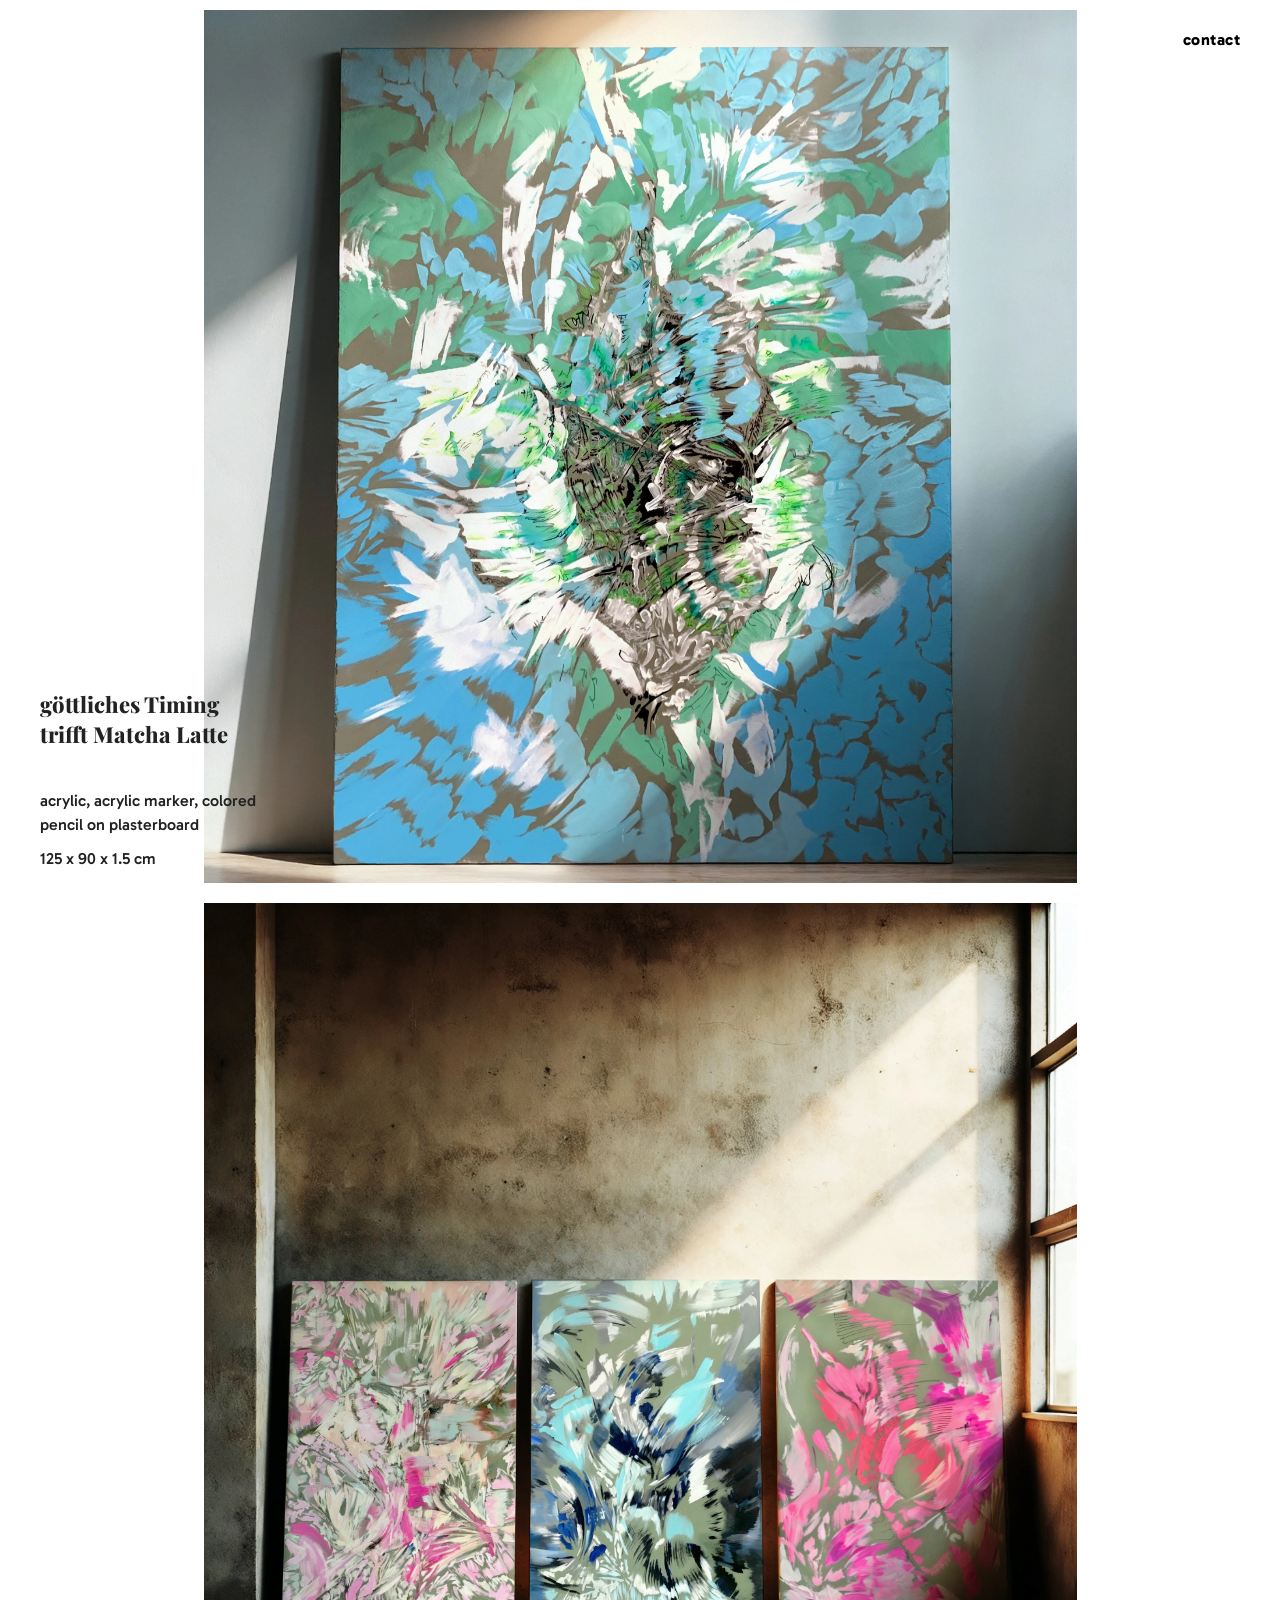
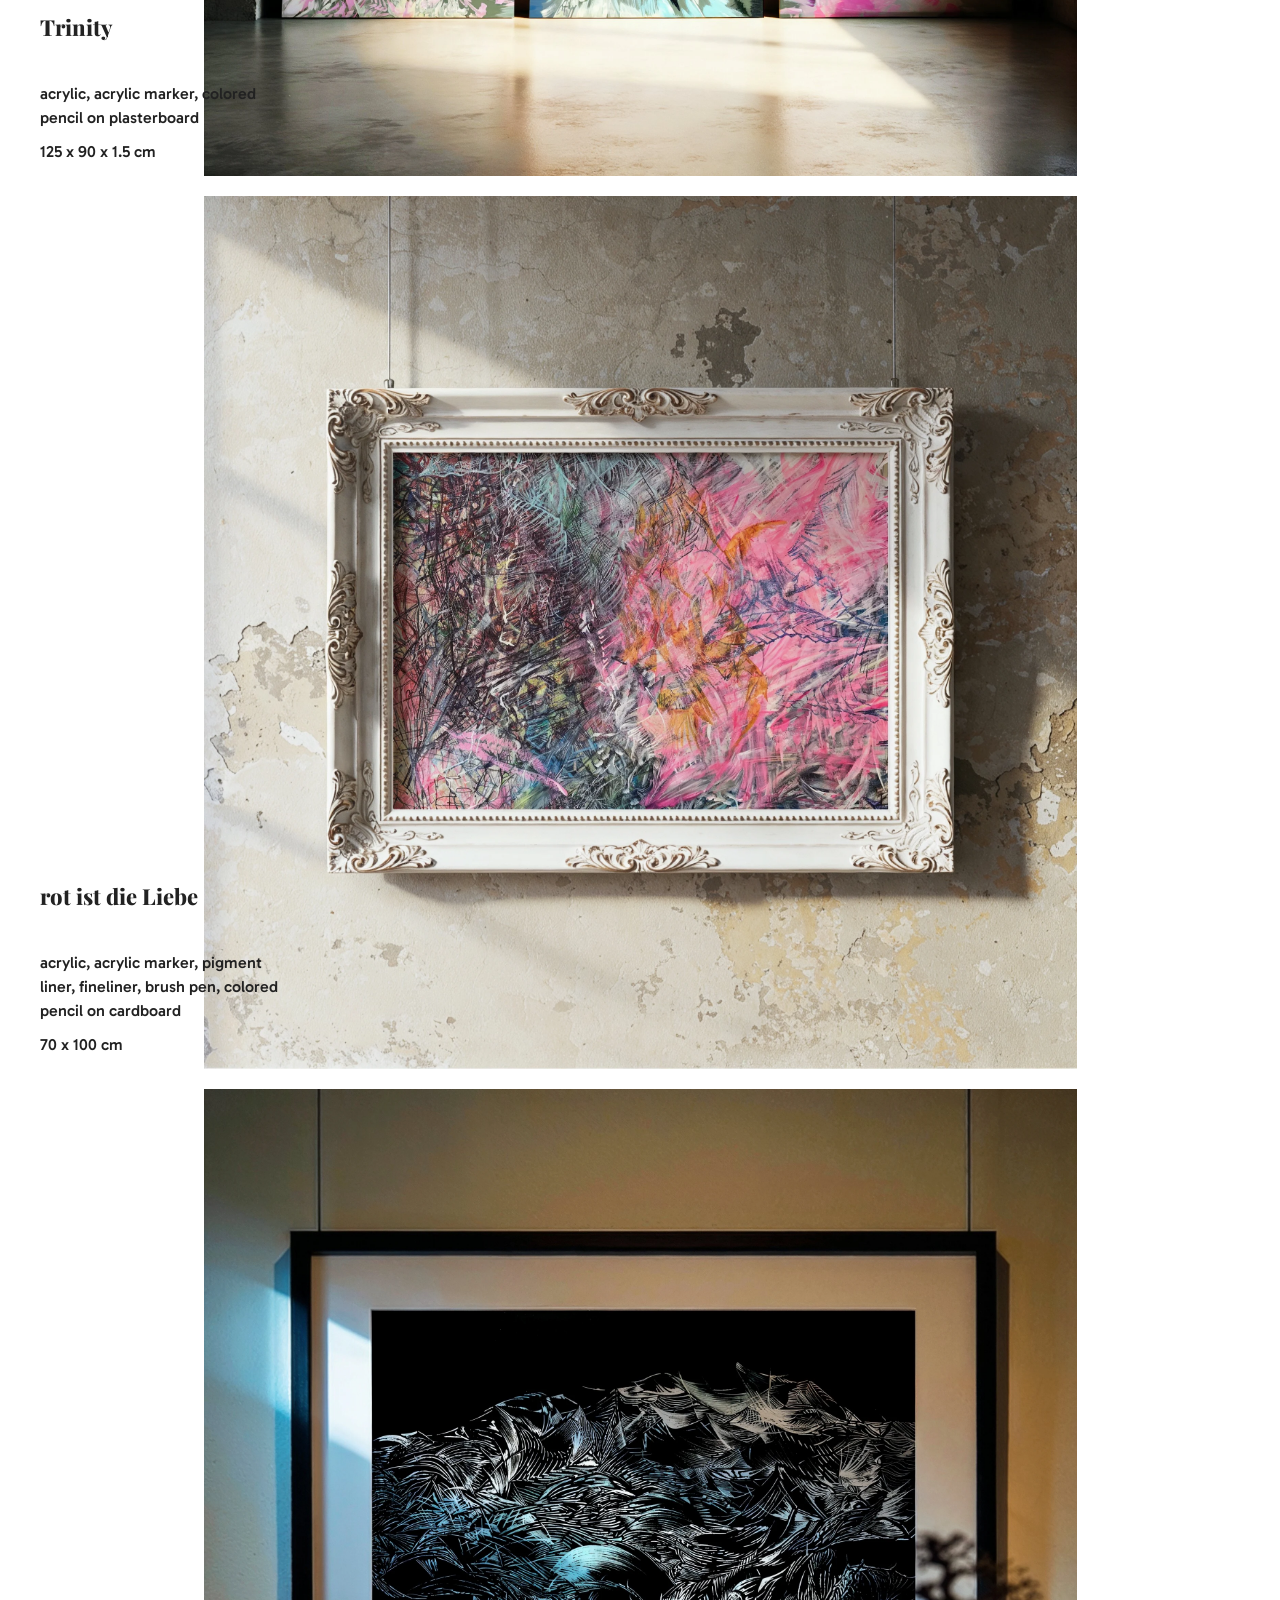
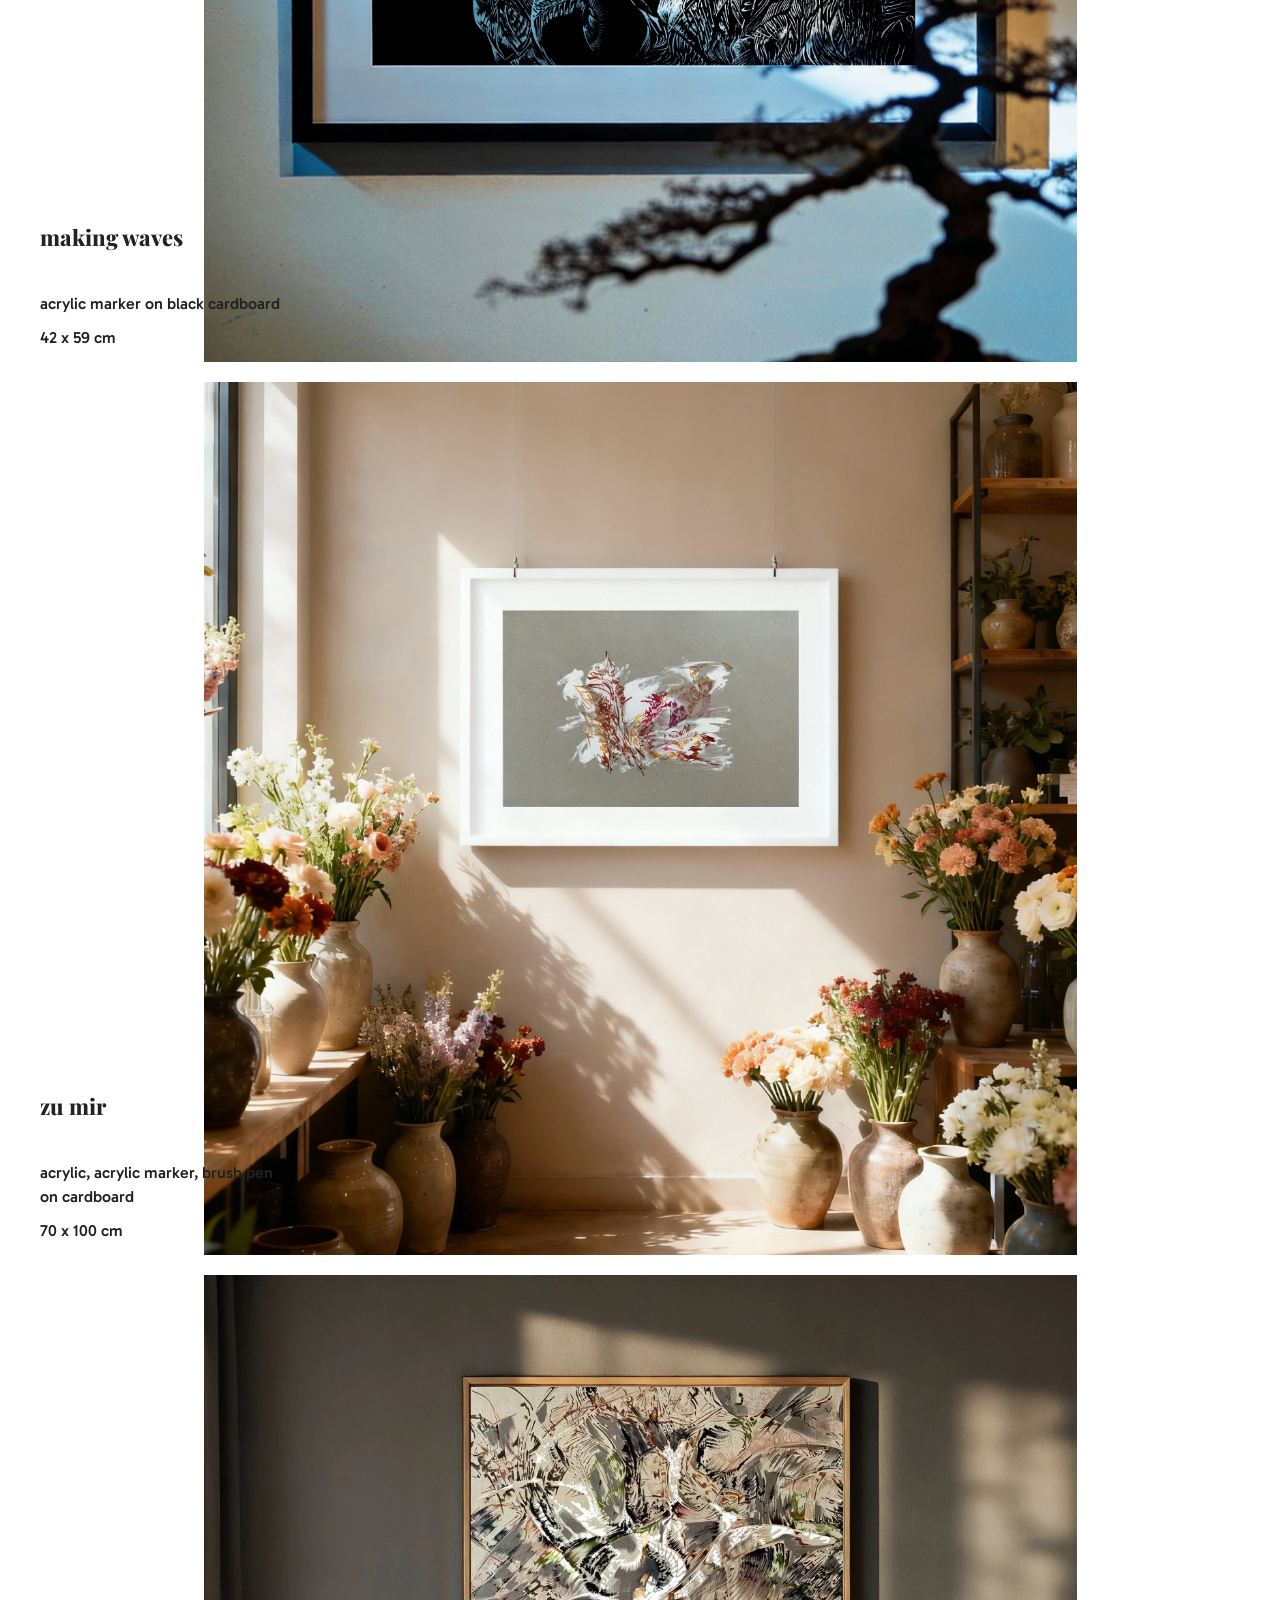
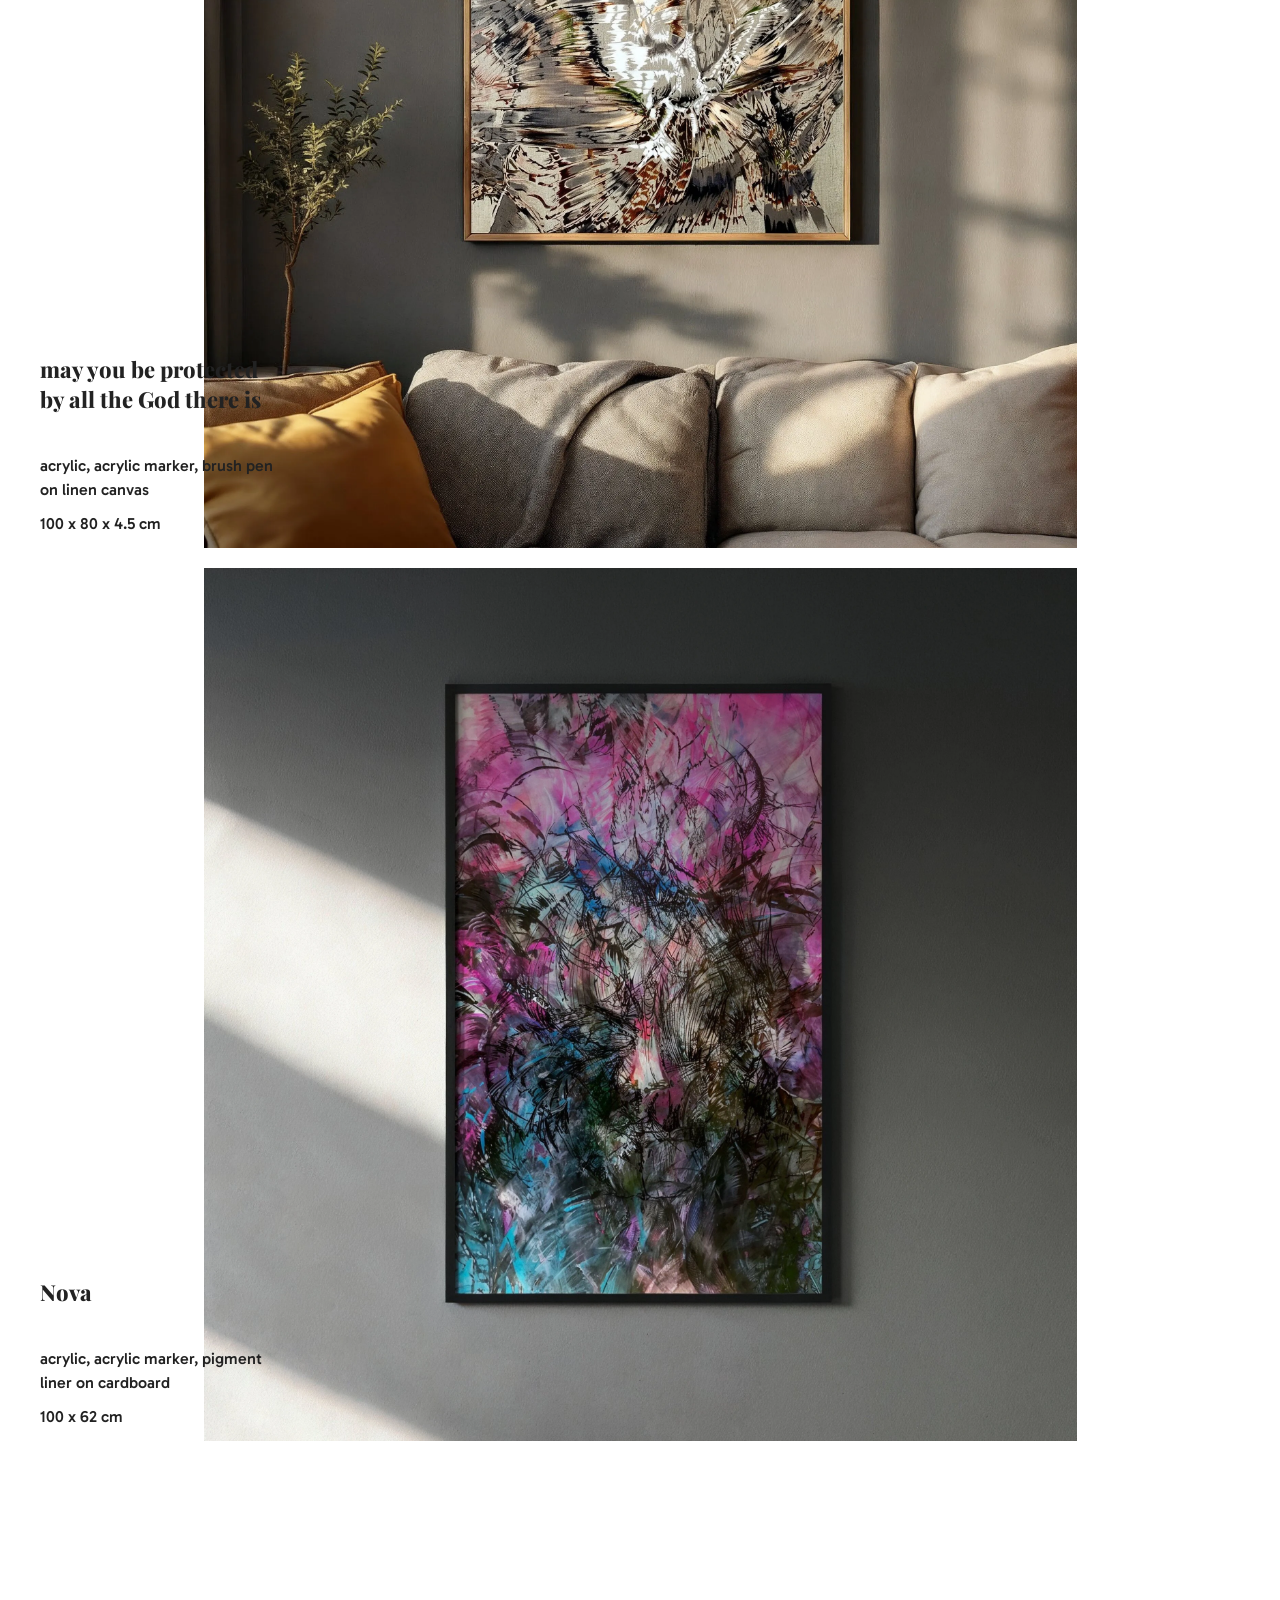
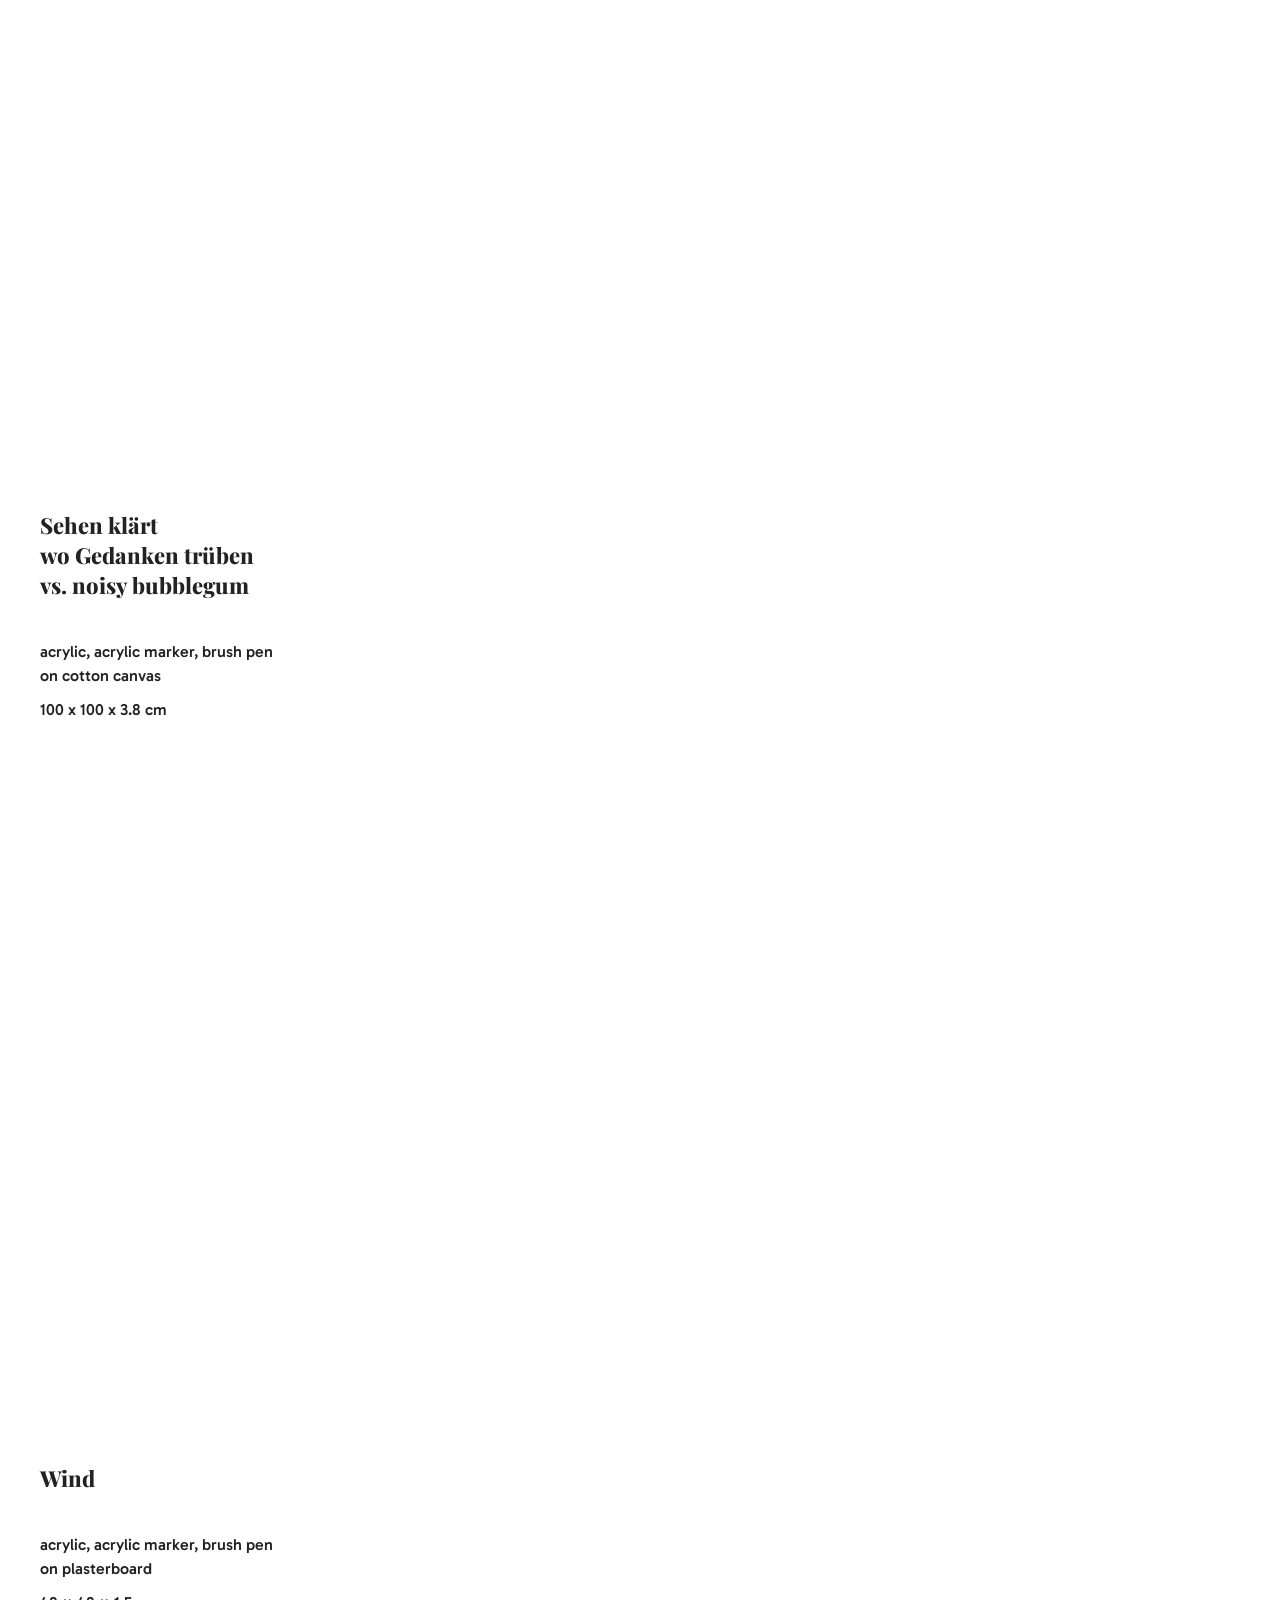
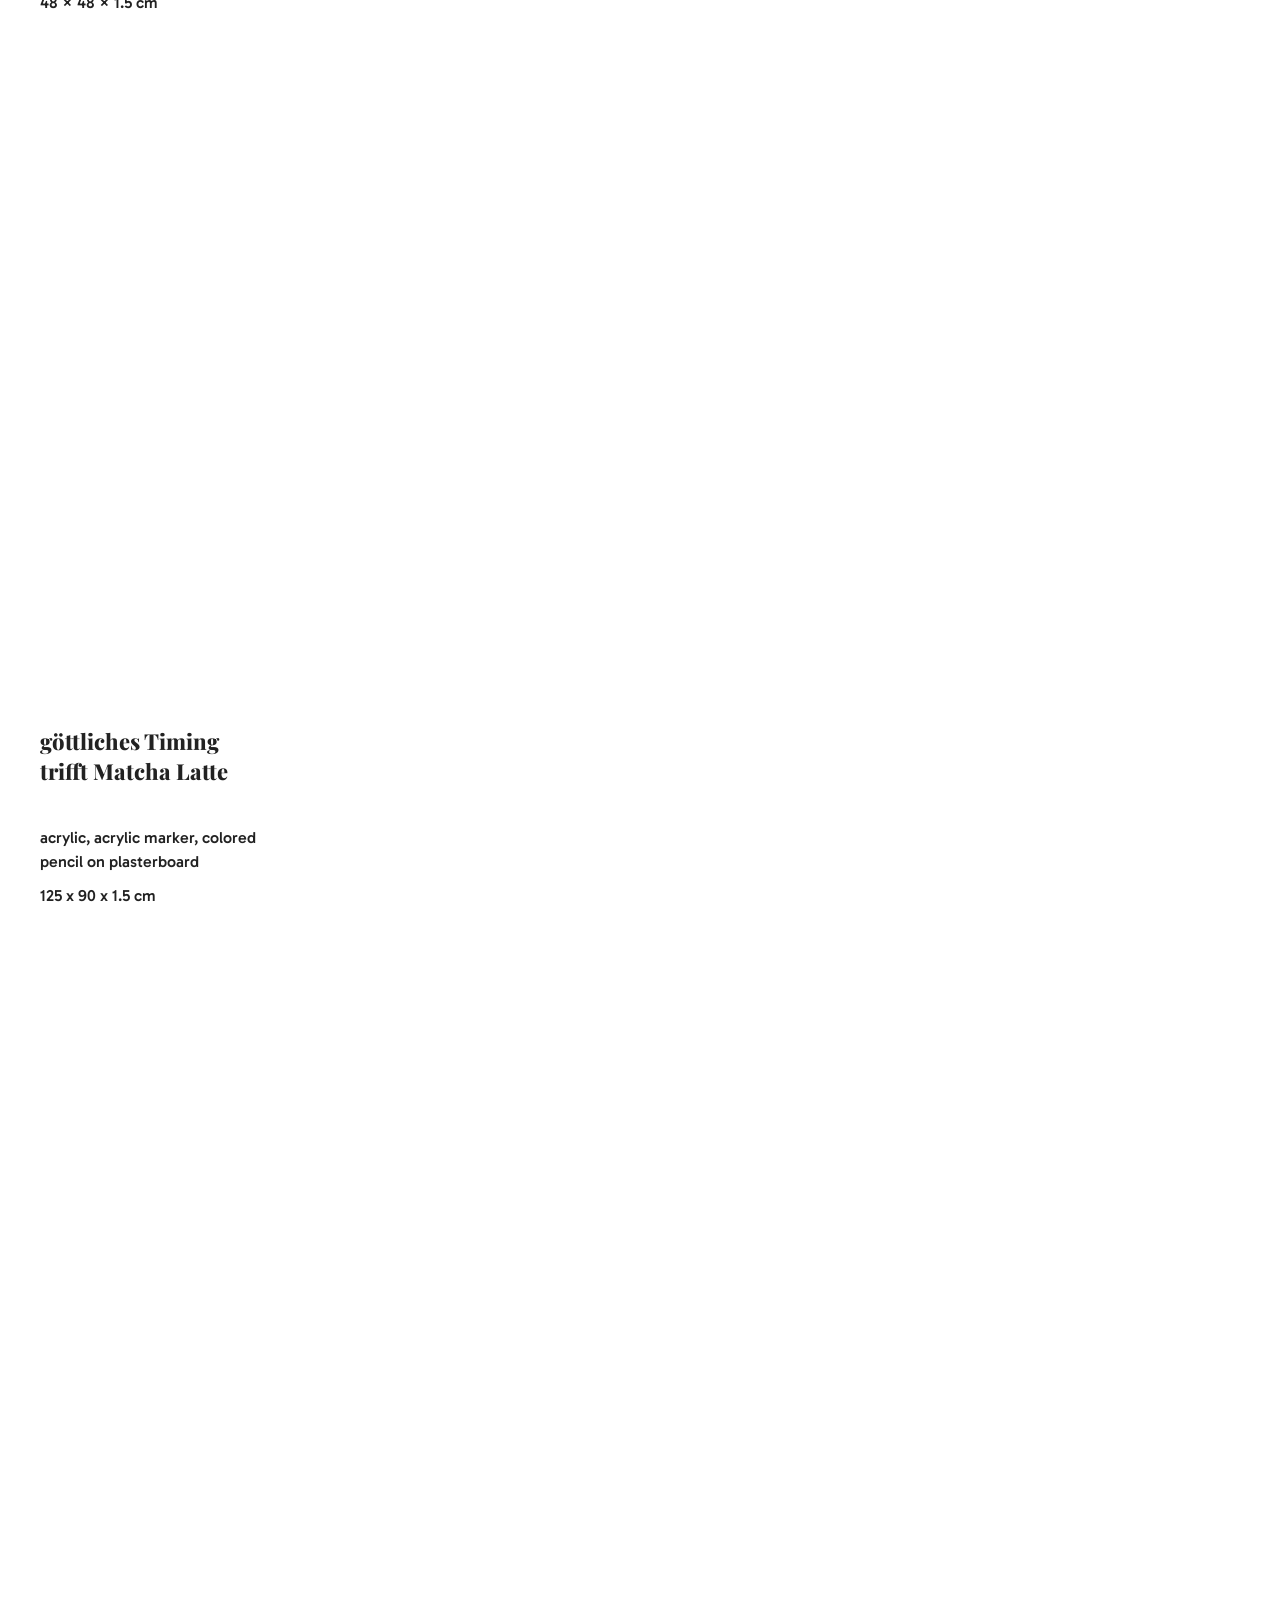
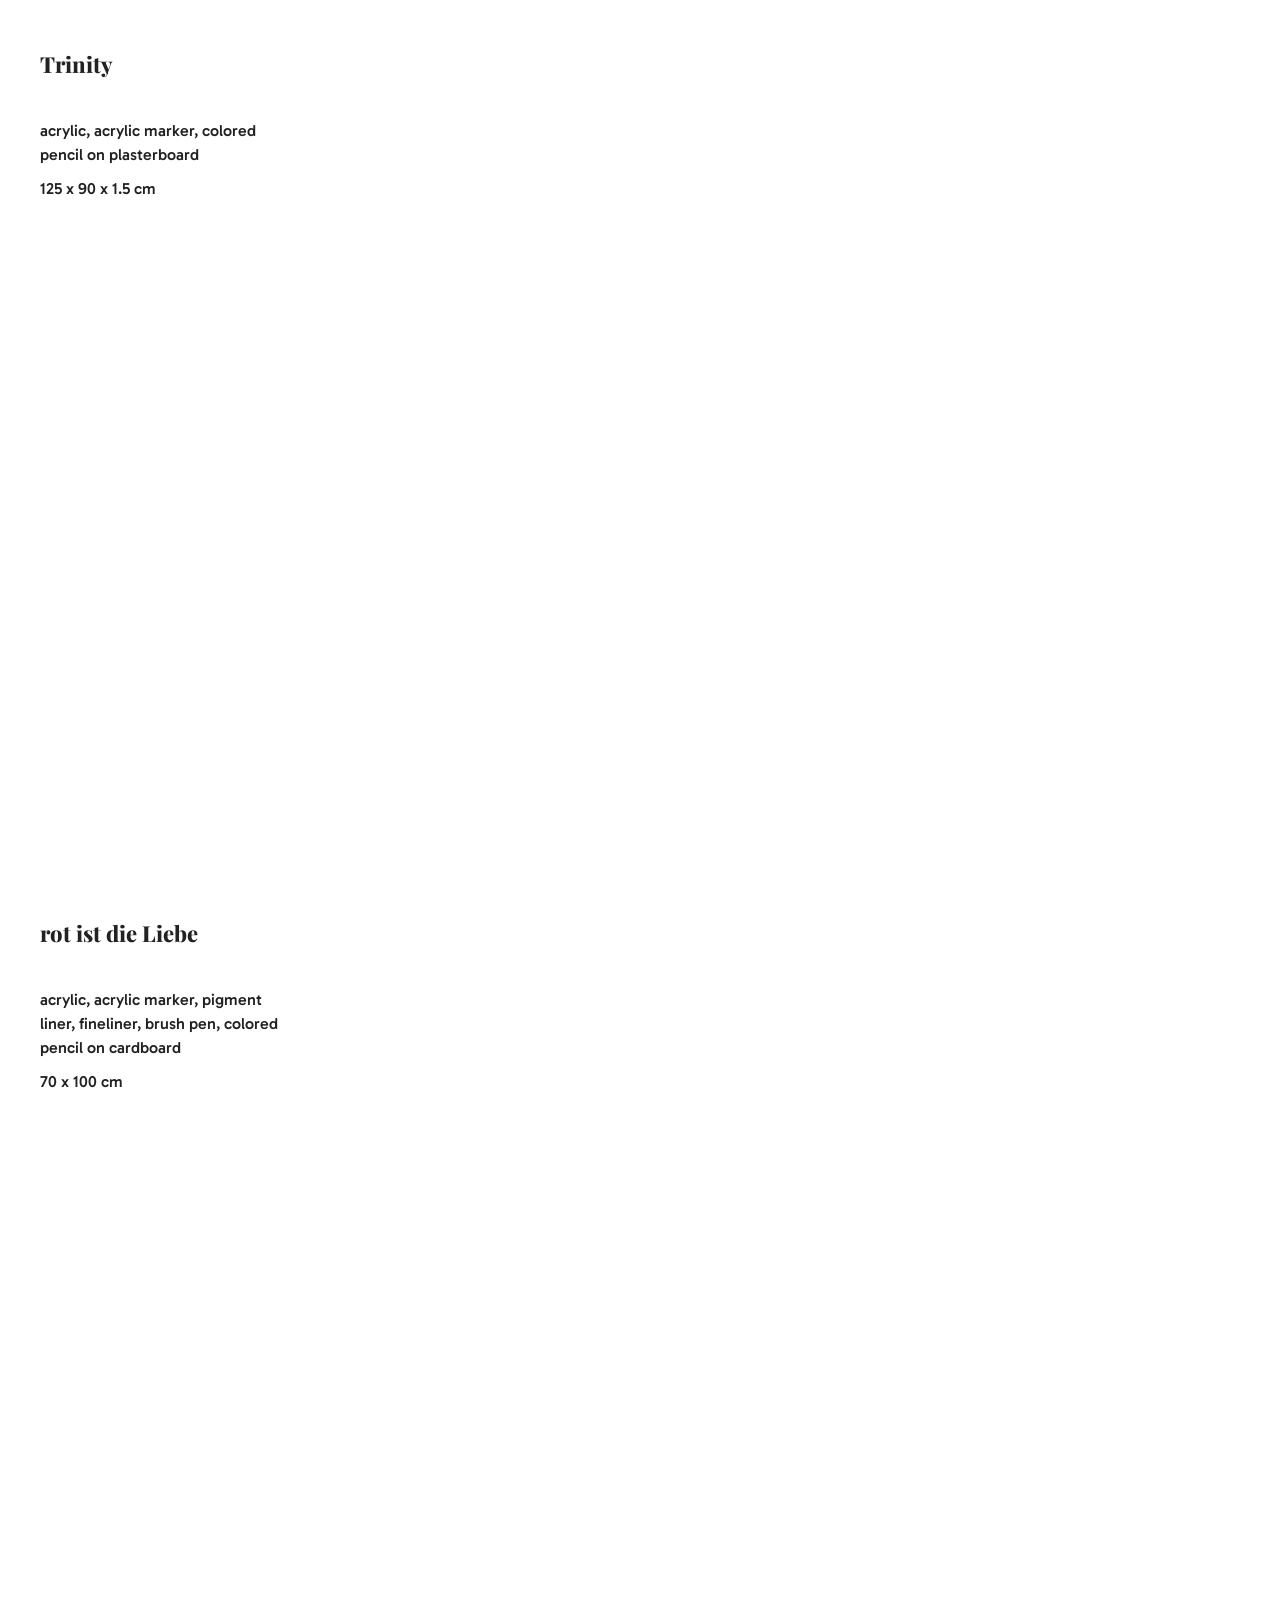
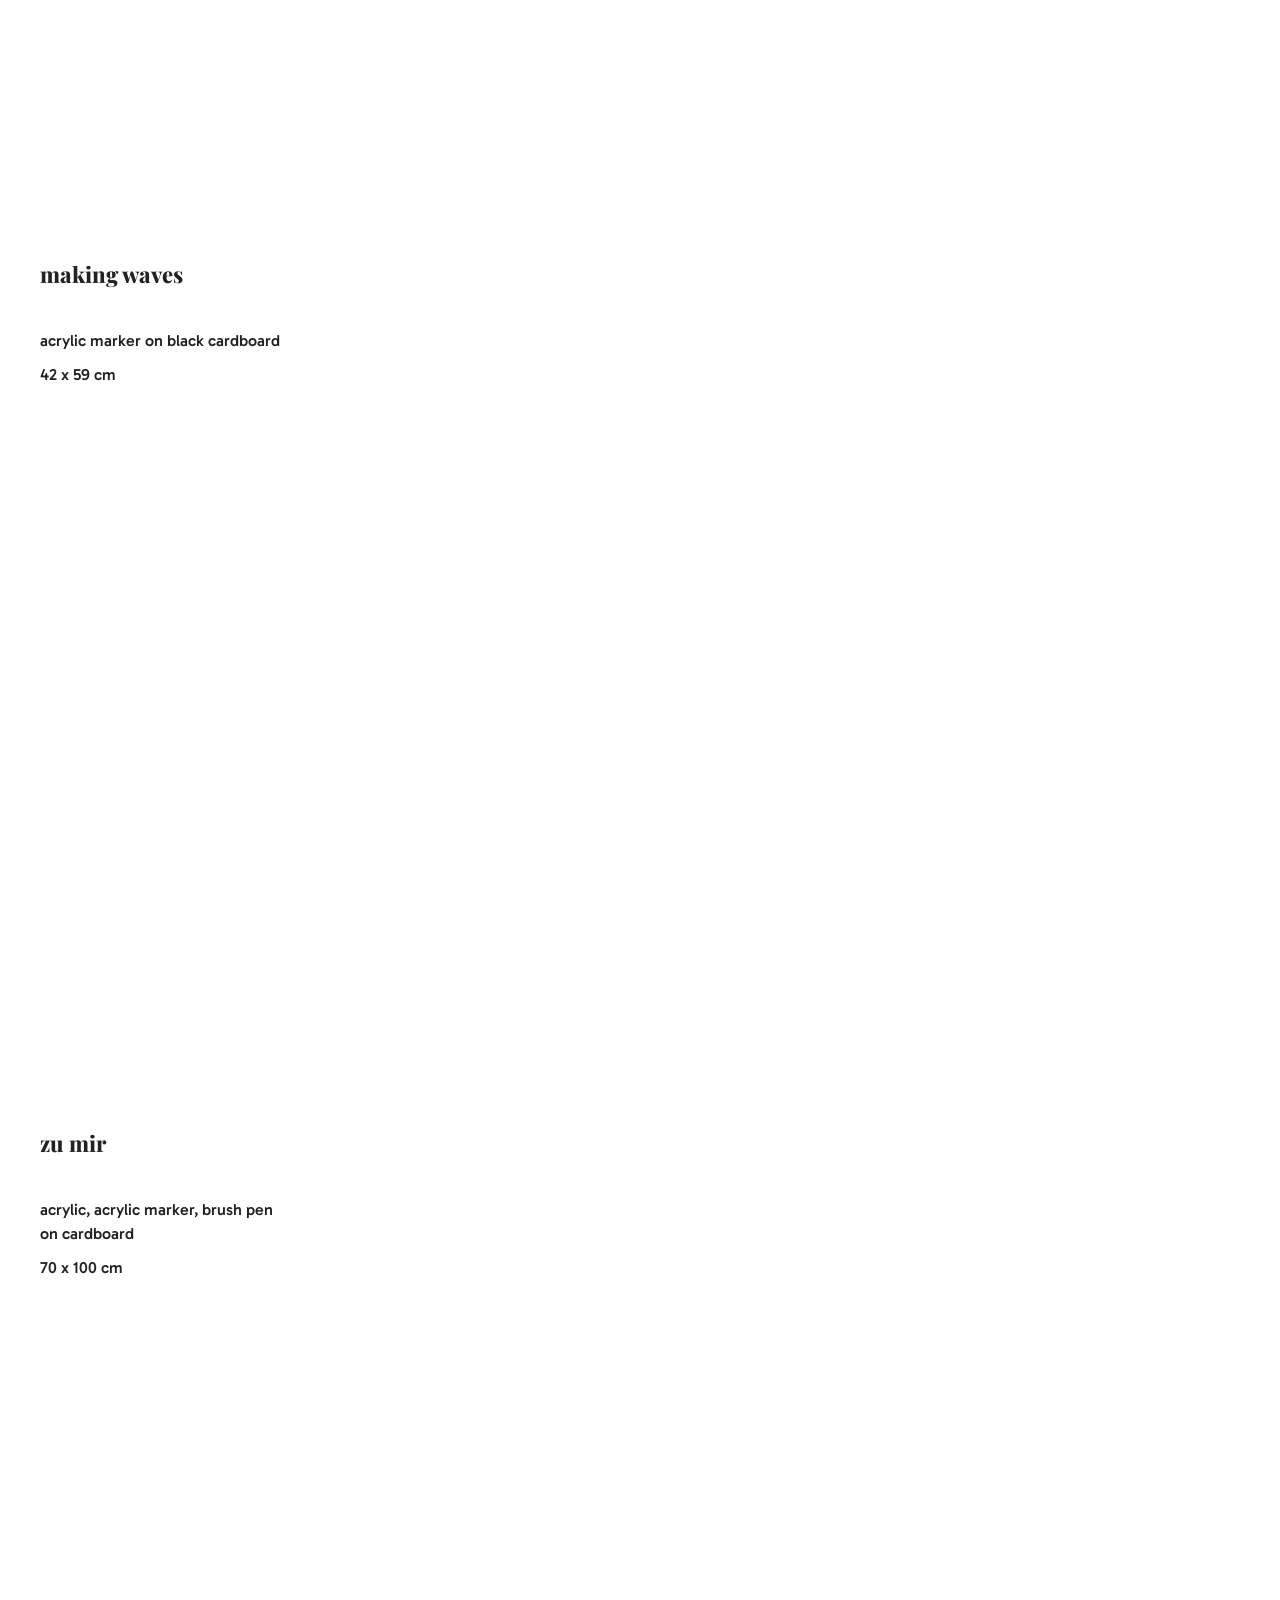
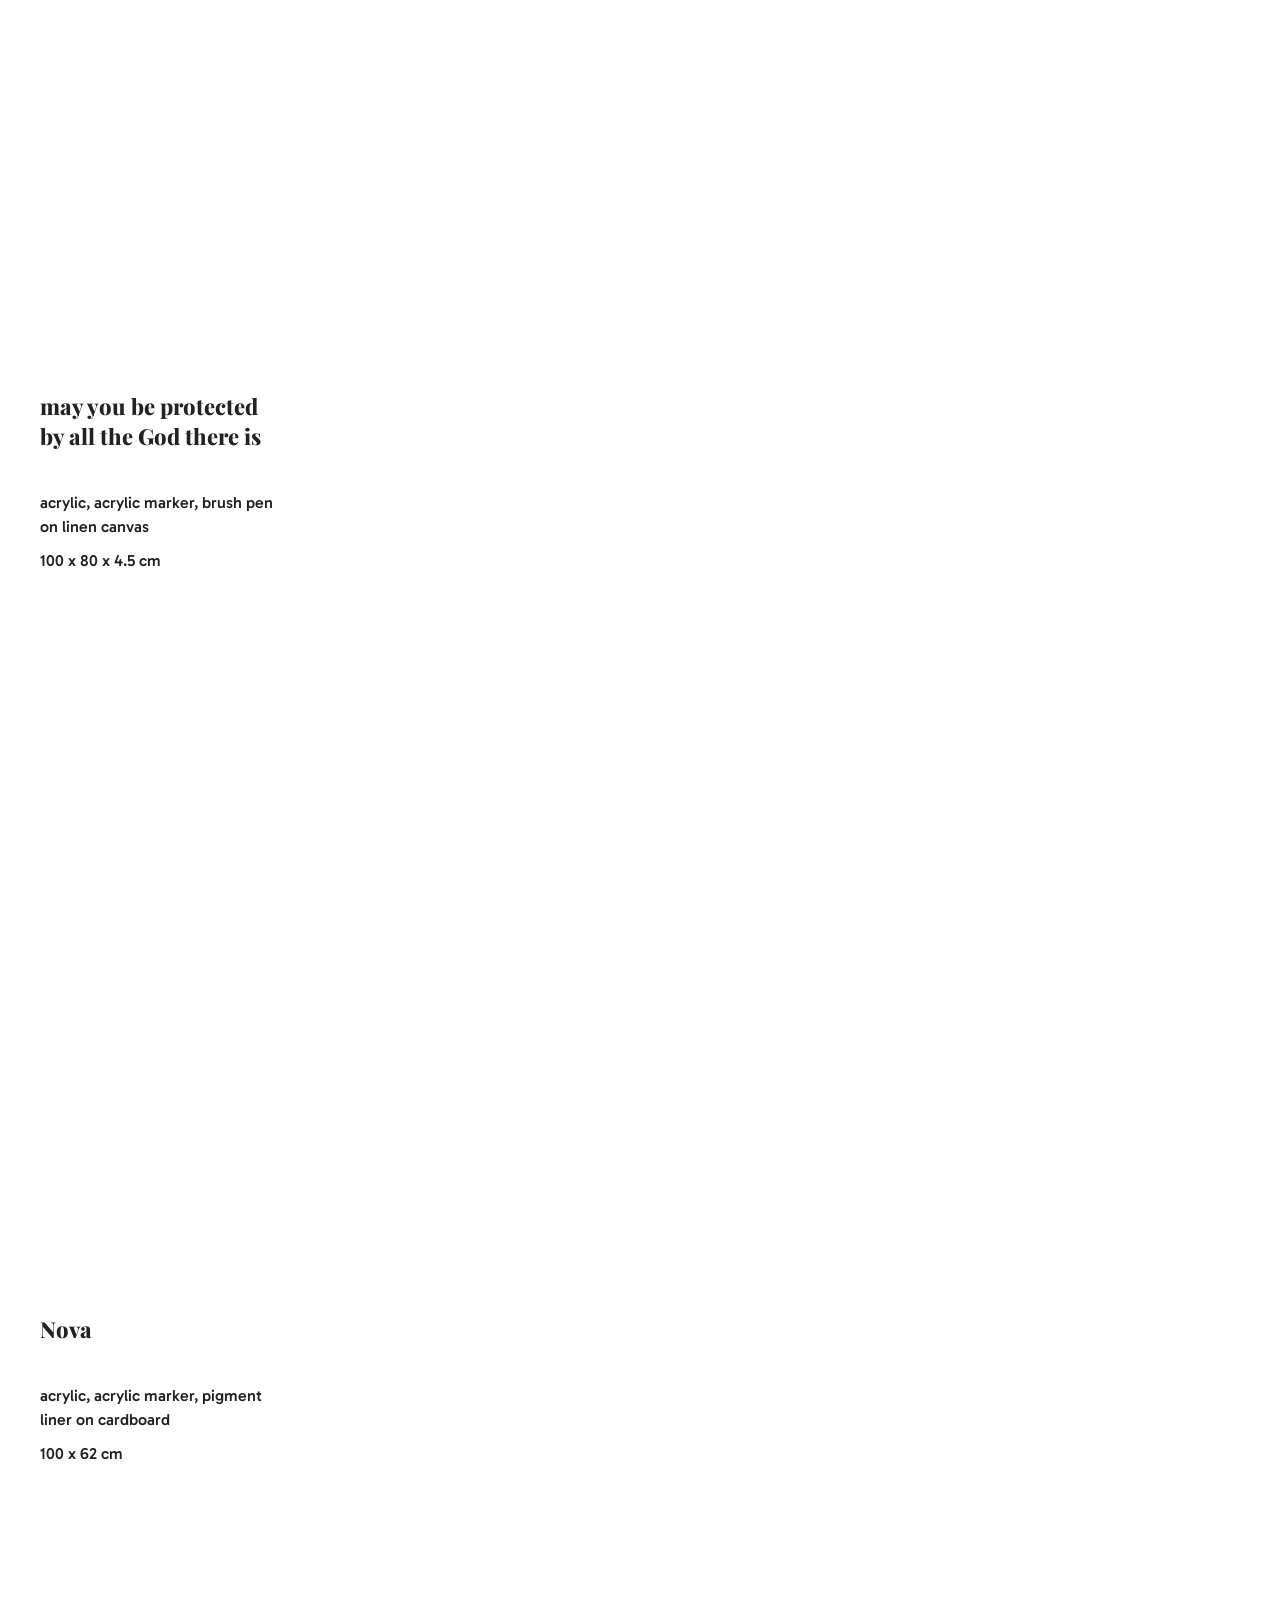
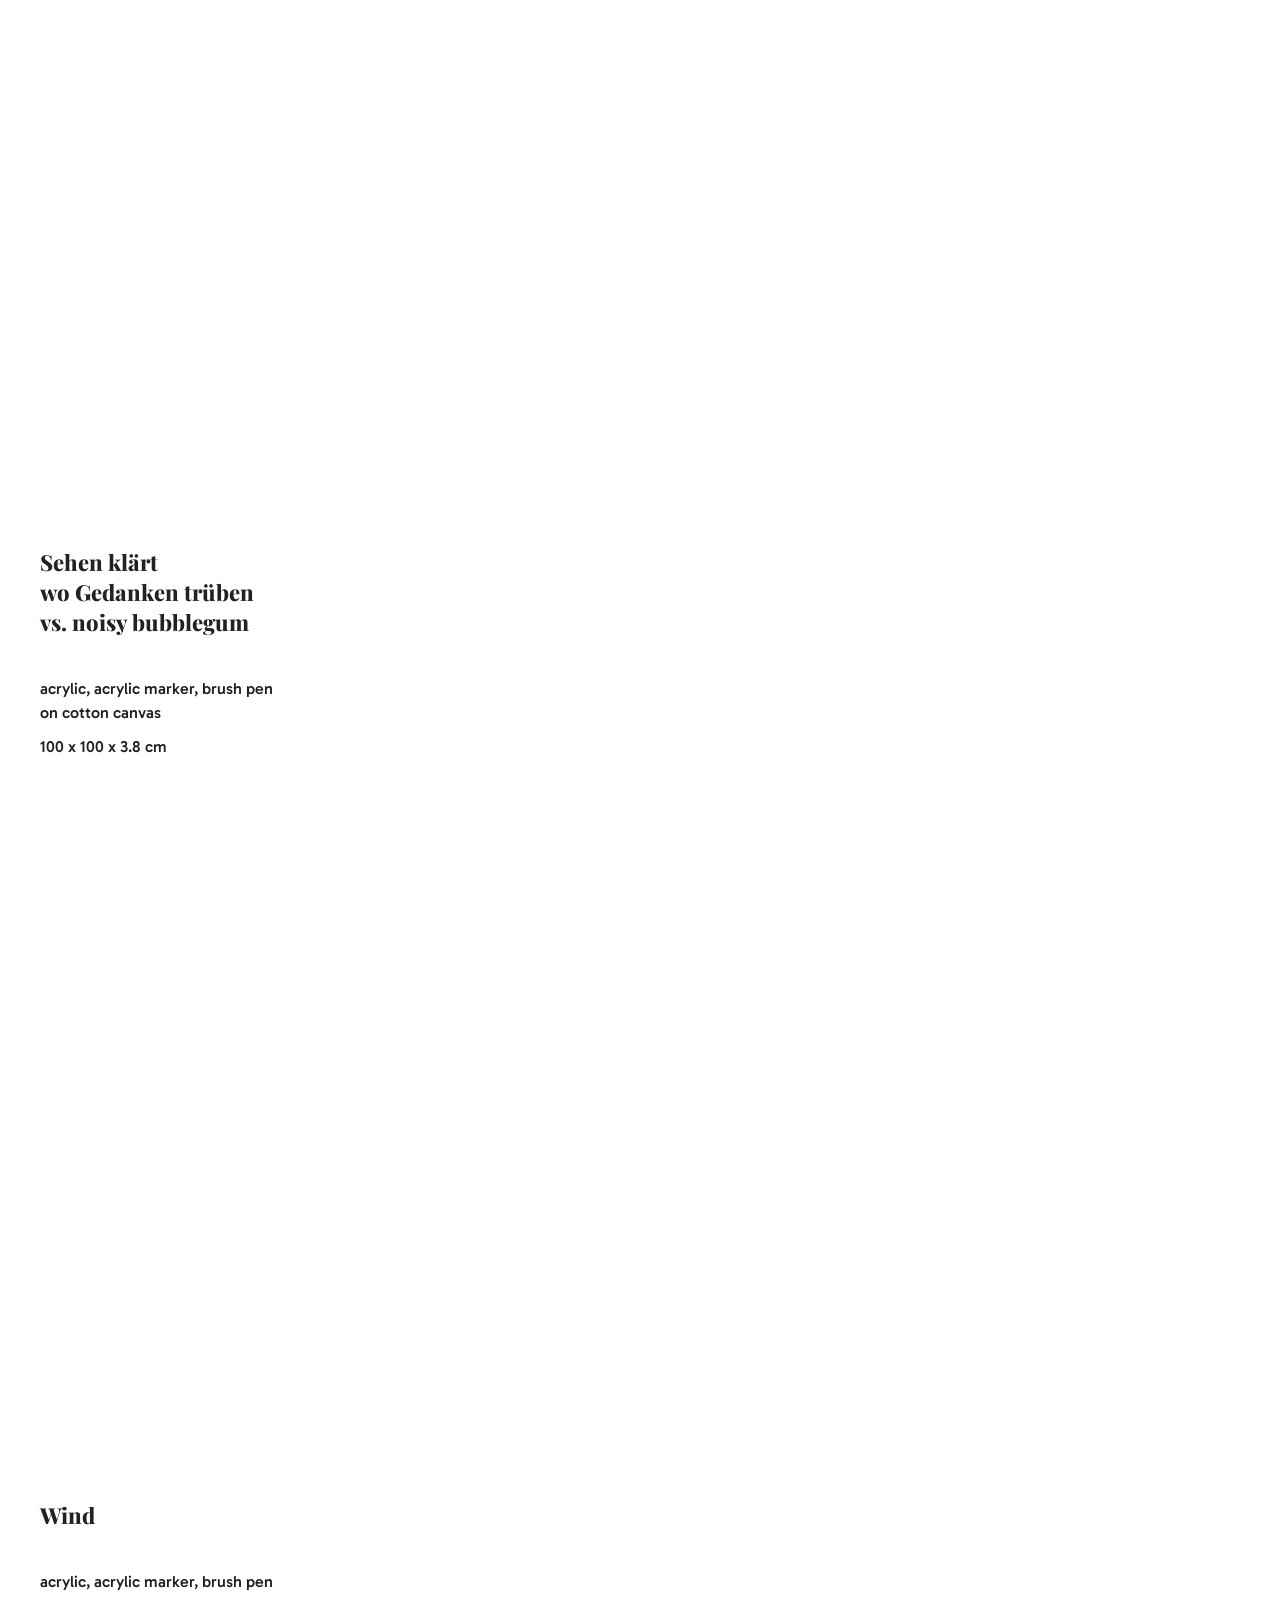
<file: index.html>
<!DOCTYPE html>
<html lang="en">
<head>
<meta charset="UTF-8">
<meta name="viewport" content="width=device-width, initial-scale=1.0">
<title>Regina Fröhlich | Visual Artist</title>
<meta name="description" content="original abstract paintings and mixed-media works">
<meta name="google-site-verification" content="hvFnvyT33vyBh7KVTWDwDZfUv5Ht4WE3MNJIh3kHTTk" />
<meta name="msvalidate.01" content="906FFD85822B35AF5AB60081CDB2FF1E" />
<link rel="canonical" href="https://reginafroehlich.com/">

<!-- Social Link Previews (WhatsApp, Instagram, iMessage) -->
<meta property="og:type" content="website">
<meta property="og:site_name" content="Regina Fröhlich">
<meta property="og:title" content="Regina Fröhlich | Visual Artist">
<meta property="og:description" content="original abstract paintings and mixed-media works">
<meta property="og:url" content="https://reginafroehlich.com/">
<meta property="og:image" content="https://res.cloudinary.com/thuredqv/image/upload/f_auto,q_auto/v1793361156/1._go%CC%88ttliches_Timing_trifft_Matcha_Latte.jpg">
<meta name="twitter:card" content="summary_large_image">

<!-- Tells Google who/what the site is -->
<script type="application/ld+json">
{
  "@context": "https://schema.org",
  "@type": "Person",
  "name": "Regina Fröhlich",
  "url": "https://reginafroehlich.com/",
  "jobTitle": "Visual Artist",
  "description": "original abstract paintings and mixed-media works"
}
</script>

<!-- <link rel="apple-touch-icon" sizes="180x180" href="assets/images/favicon/apple-touch-icon.png">
<link rel="icon" type="image/png" sizes="32x32" href="assets/images/favicon/favicon-32x32.png">
<link rel="icon" type="image/png" sizes="16x16" href="assets/images/favicon/favicon-16x16.png">
<link rel="icon" type="image/png" sizes="192x192" href="assets/images/favicon/android-chrome-192x192.png">
<link rel="icon" type="image/png" sizes="512x512" href="assets/images/favicon/android-chrome-512x512.png">
<link rel="manifest" href="assets/images/favicon/site.webmanifest">
<link rel="icon" href="/favicon.ico" sizes="any">
<link rel="mask-icon" href="assets/images/favicon/favicon.png" color="#ffffff">
<link rel="icon" href="data:image/svg+xml,<svg xmlns='http://www.w3.org/2000/svg' viewBox='0 0 512 512'><rect width='512' height='512' fill='%23ffffff'/></svg>"> -->

<link rel="icon" href="favicon.ico" sizes="48x48">
<link rel="icon" type="image/png" sizes="32x32" href="assets/images/favicon/favicon-32x32.png?v=2">
<link rel="icon" type="image/png" sizes="16x16" href="assets/images/favicon/favicon-16x16.png?v=2">
<link rel="icon" type="image/png" sizes="192x192" href="assets/images/favicon/android-chrome-192x192.png?v=2">
<link rel="apple-touch-icon" sizes="180x180" href="assets/images/favicon/apple-touch-icon.png?v=2">
<link rel="manifest" href="assets/images/favicon/site.webmanifest?v=2">

<link rel="stylesheet" href="css/style.css">

<!-- =========================================
     SCROLL RESTORE: hide page until position is restored (no flicker)
     ========================================= -->
<style>
    html.restoring body { visibility: hidden; }
    html.restoring .scroll-item img { transition: none !important; opacity: 1 !important; }
    /* Visually hidden class for the H1 */
    .visually-hidden { position: absolute; width: 1px; height: 1px; margin: -1px; padding: 0; overflow: hidden; clip: rect(0 0 0 0); white-space: nowrap; border: 0; }
</style>
<script>
    try {
        if (Number(sessionStorage.getItem("homepage_saved_y")) > 0) {
            document.documentElement.classList.add("restoring");
        }
    } catch (e) {}
</script>

<link href="https://fonts.googleapis.com/css2?family=Playfair+Display:wght@400;600;800&family=Gabarito:wght@300;400;500;700&display=swap" rel="stylesheet">
<link rel="stylesheet" href="https://cdnjs.cloudflare.com/ajax/libs/animate.css/4.1.1/animate.min.css"/> 

<script>
    if ("scrollRestoration" in history) {
        history.scrollRestoration = "manual";
    }
</script>
</head>
<body>

<!-- Hidden H1 for SEO -->
<h1 class="visually-hidden">original abstract paintings and mixed-media works</h1>

<!-- Top Right Navigation -->
<div class="top-right" data-nosnippet>
    <a href="contact.html">contact</a>
</div>

<!-- Scroll Container -->
<div class="scroll-container">

    <!--<a class="scroll-item">
        <div class="art-info">
            <h2>das Auge der</h2>
            <p>fineliner, marker, colored pencil<br>on 220 g/m² terra vanilla paper,</p>
            <p>21 cm × 29,7 cm</p>
        </div>
        <img src="assets/images/homepage/1-das-Auge-der-upscaled.jpeg" alt="Artwork 1" loading="eager" fetchpriority="high">
    </a>

    <a class="scroll-item">
        <div class="art-info">
            <h2>Flora’s Rakete</h2>
            <p>fineliner, marker, colored pencil<br>on 220 g/m² terra vanilla paper,</p>
            <p>21 cm × 29,7 cm</p>
        </div>
        <img src="assets/images/homepage/2-Flora-Rakete-upscaled.jpeg" alt="Artwork 2" loading="lazy">
    </a>

    <a class="scroll-item">
        <div class="art-info">
            <h2>bliss</h2>
            <p>fineliner, marker, colored pencil<br>on 190 g/m² white paper,</p>
            <p>21 cm × 29,7 cm</p>
        </div>
        <img src="assets/images/homepage/3-bliss-upscaled.jpeg" alt="Artwork 3" loading="lazy">
    </a>

    <a class="scroll-item">
        <div class="art-info">
            <h2>Schmetterlingsgerüst</h2>
            <p>fineliner, marker, colored pencil<br>on 220 g/m² terra vanilla paper,</p>
            <p>21 cm × 29,7 cm</p>
        </div>
        <img src="assets/images/homepage/4-Schmetterlingsgerust-upscaled.jpeg" alt="Artwork 4" loading="lazy">
    </a>

    <a class="scroll-item">
        <div class="art-info">
            <h2>Federkreisel</h2>
            <p>fineliner, marker, colored pencil<br>on 220 g/m² terra vanilla paper,</p>
            <p>21 cm × 29,7 cm</p>
        </div>
        <img src="assets/images/homepage/5-Federkreisel-upscaled.jpeg" alt="Artwork 5" loading="lazy">    
    </a>-->

    <!-- Artwork 6: a flight that split in neon feathers -->
    <!--<a class="scroll-item">
        <div class="art-info">
            <h2>a flight <br> that split <br> in neon feathers</h2>
            <p>fineliner, marker, colored pencil<br>on 190 g/m² white paper,</p>
            <p>21 cm × 29,7 cm</p>
        </div>
        <img src="assets/images/homepage/6-a-flight-that-split-in-neon-feathers-upscaled.jpeg" alt="Artwork 6" loading="lazy">    
    </a>-->

    <!-- Artwork 7: göttliches Timing trifft Matcha Latte (FIXED) -->
    <a class="scroll-item">
        <div class="art-info" data-nosnippet>
            <h2 class="title-break">göttliches Timing <br> trifft Matcha Latte</h2>
            <!--<p>acrylic, acrylic marker, colored pencil on plasterboard</p>-->
           <p>acrylic, acrylic marker, colored pencil <br class="mobile-material-break">on plasterboard</p>
            <p>125 x 90 x 1.5 cm</p>
        </div>
        <!-- <img src="assets/images/homepage/optimized/1-gottliches-Timing-trifft-Matcha-Latte-1200.webp"
         srcset="assets/images/homepage/optimized/1-gottliches-Timing-trifft-Matcha-Latte-800.webp 800w,
                 assets/images/homepage/optimized/1-gottliches-Timing-trifft-Matcha-Latte-1200.webp 1200w,
                 assets/images/homepage/optimized/1-gottliches-Timing-trifft-Matcha-Latte-1600.webp 1600w,
                 assets/images/homepage/optimized/1-gottliches-Timing-trifft-Matcha-Latte-2000.webp 2000w"
         sizes="(max-width: 1100px) 100vw, calc(97vh * 1.0000)"
         width="3000" height="3000"
         alt="göttliches Timing trifft Matcha Latte" loading="eager" fetchpriority="high" decoding="async"> -->
           <img src="assets/images/homepage/1-gottliches-Timing-trifft-Matcha-Latte.webp" alt="" loading="eager" fetchpriority="high" decoding="async">   
    </a>

    <!-- Artwork 8: capricorn sun, libra moon, virgo rising (FIXED) -->
    <a class="scroll-item">
        <div class="art-info" data-art="capricorn" data-nosnippet>
            <h2>Trinity</h2>
           <!--<p>acrylic, acrylic marker, colored pencil on plasterboard</p>-->
           <p>acrylic, acrylic marker, colored pencil <br class="mobile-material-break">on plasterboard</p>
            <p>125 x 90 x 1.5 cm</p>
        </div>
        <!-- <img src="assets/images/homepage/optimized/2-capricorn-sun-libra-moon-virgo-rising-1200.webp"
         srcset="assets/images/homepage/optimized/2-capricorn-sun-libra-moon-virgo-rising-800.webp 800w,
                 assets/images/homepage/optimized/2-capricorn-sun-libra-moon-virgo-rising-1200.webp 1200w,
                 assets/images/homepage/optimized/2-capricorn-sun-libra-moon-virgo-rising-1600.webp 1600w,
                 assets/images/homepage/optimized/2-capricorn-sun-libra-moon-virgo-rising-2000.webp 2000w"
         sizes="(max-width: 1100px) 100vw, calc(97vh * 1.0000)"
         width="2560" height="2560"
         alt="capricorn sun, libra moon, virgo rising" loading="lazy" decoding="async"> -->
         <img src="assets/images/homepage/2-capricorn-sun-libra-moon-virgo-rising.webp" alt="" loading="lazy" decoding="async" sizes="(max-width: 1100px) 100vw, calc(97vh * 1.0000)" width="2200" height="2200">    
    </a>

    <!-- Artwork 9: rot ist die Liebe  -->
    <a class="scroll-item">
        <div class="art-info" data-nosnippet>
            <h2>rot ist die Liebe</h2>
            <p>acrylic, acrylic marker, pigment liner, fineliner, brush pen, colored pencil <br class="mobile-material-break">on cardboard</p>
            <p>70 x 100 cm</p>
        </div>
        <!-- <img src="assets/images/homepage/optimized/3-rot-ist-die-Liebe-1200.webp"
         srcset="assets/images/homepage/optimized/3-rot-ist-die-Liebe-800.webp 800w,
                 assets/images/homepage/optimized/3-rot-ist-die-Liebe-1200.webp 1200w,
                 assets/images/homepage/optimized/3-rot-ist-die-Liebe-1600.webp 1600w,
                 assets/images/homepage/optimized/3-rot-ist-die-Liebe-2000.webp 2000w"
         sizes="(max-width: 1100px) 100vw, calc(97vh * 1.0000)"
         width="2400" height="2400"
         alt="rot ist die Liebe" loading="lazy" decoding="async"> -->
            <img src="assets/images/homepage/3-rot-ist-die-Liebe.webp" alt="" loading="lazy" decoding="async" sizes="(max-width: 1100px) 100vw, calc(97vh * 1.0000)" width="2200" height="2200">   

    </a>

    <!--<a class="scroll-item">
        <div class="art-info">
            <h2>Animus</h2>
            <p>fineliner on 190 g/m² white paper</p>
            <p>21 cm x 29,7 cm</p>
        </div>
        <img src="assets/images/homepage/10-Animus-upscaled.jpg" alt="Artwork 10" loading="lazy">    
    </a>-->
    <!-- Artwork 11: madre ayahuasca -->
    <!--<a class="scroll-item">
        <div class="art-info">
            <h2>madre ayahuasca</h2>
            <p>fineliner, marker, pen on cardboard,</p>
            <p>71 cm x 106 cm</p>
        </div>
        <img src="assets/images/homepage/11-madre-ayahuasca-upscaled.jpeg" alt="Artwork 11" loading="lazy">    
    </a>-->

    <!-- Artwork 12: making waves -->
    <a class="scroll-item">
        <div class="art-info" data-art="making-waves" data-nosnippet>
            <h2>making waves</h2>
            <!-- <p>acrylic marker  on black cardboard</p> -->
              <p>acrylic marker  <br class="mobile-material-break">on black cardboard</p>
            <p>42  x 59 cm</p>
        </div>
        <!-- <img src="assets/images/homepage/optimized/4-making-waves-1200.webp"
         srcset="assets/images/homepage/optimized/4-making-waves-800.webp 800w,
                 assets/images/homepage/optimized/4-making-waves-1200.webp 1200w,
                 assets/images/homepage/optimized/4-making-waves-1600.webp 1600w,
                 assets/images/homepage/optimized/4-making-waves-2000.webp 2000w"
         sizes="(max-width: 1100px) 100vw, calc(97vh * 1.0000)"
         width="2560" height="2560"
         alt="making waves" loading="lazy" decoding="async"> -->
         <img src="assets/images/homepage/4-making-waves.webp" alt="" loading="lazy" decoding="async" sizes="(max-width: 1100px) 100vw, calc(97vh * 1.0000)" width="2400" height="2400">    
    </a>

    <!-- Artwork 12: zu mir -->
    <a class="scroll-item">
        <div class="art-info" data-art="zu-mir" data-nosnippet>
            <h2>zu mir</h2>
            <!-- <p>acrylic, acrylic marker,  brush  pen on cardboard</p> -->
             <p>acrylic, acrylic marker,  brush  pen <br class="mobile-material-break">on cardboard</p>
            <p>70 x 100 cm</p>
        </div>
        <!-- <img src="assets/images/homepage/optimized/5-zu-mir-1200.webp"
         srcset="assets/images/homepage/optimized/5-zu-mir-800.webp 800w,
                 assets/images/homepage/optimized/5-zu-mir-1200.webp 1200w,
                 assets/images/homepage/optimized/5-zu-mir-1600.webp 1600w,
                 assets/images/homepage/optimized/5-zu-mir-2000.webp 2000w"
         sizes="(max-width: 1100px) 100vw, calc(97vh * 1.0000)"
         width="2560" height="2560"
         alt="zu mir" loading="lazy" decoding="async"> -->
          <img src="assets/images/homepage/5-zu-mir.webp" alt="" loading="lazy" decoding="async"  sizes="(max-width: 1100px) 100vw, calc(97vh * 1.0000)"
         width="2400" height="2400">   
    </a>

    <!--<a class="scroll-item">
        <div class="art-info">
            <h2>I’m that ghost</h2>
            <p>acrylic paint, fineliner, marker, pen,<br> colored pencil on cardboard,</p>
            <p>70 cm x 100 cm</p>
        </div>
        <img src="assets/images/homepage/13-Im-that-ghost-upscaled.jpeg" alt="Artwork 13" loading="lazy">    
    </a>

    <a class="scroll-item">
        <div class="art-info">
            <h2>I believe in myself enough to be patient</h2>
            <p>acrylic paint, fineliner, marker, pen, <br> colored pencil on cardboard,</p>
            <p>70 cm x 100 cm</p>
        </div>
        <img src="assets/images/homepage/14-I-believe-in-myself-enough-to-be-patient-upscaled.jpeg" alt="Artwork 14" loading="lazy">    
    </a>-->

    <!-- Artwork 15: Mutterwunde heilen -->
    <!--<a class="scroll-item">
        <div class="art-info" data-art="mutterwunde">
            <h2>Mutterwunde heilen</h2>
            <p>acrylic paint, fineliner, marker <br> on cardboard,</p>
            <p>70 cm x 100 cm</p>
        </div>
        <img src="assets/images/homepage/15-Mutterwunde-heilen-upscaled.jpeg" alt="Artwork 15" loading="lazy">    
    </a>

   
    <a class="scroll-item">
        <div class="art-info" data-art="weise-instanz">
            <h2>weise Instanz</h2>
            <p>acrylic paint, fineliner, marker <br> on  cardboard,</p>
            <p>70 cm x 100 cm</p>
        </div>
        <img src="assets/images/homepage/16-weise-Instanz-upscaled.jpeg" alt="Artwork 16" loading="lazy">    
    </a>

    
    <a class="scroll-item">
        <div class="art-info">
            <h2>leafy greens <br> and a love poem</h2>
            <p>acrylic paint, marker<br>on 410 g/m² heavy cotton fabric,</p>
            <p>100 cm x 100 cm x 3,8 cm</p>
        </div>
        <img src="assets/images/homepage/17-leafy-greens-and-a-love-poem-upscaled.jpeg" alt="Artwork 17" loading="lazy">    
    </a>-->

    <!-- Artwork 18: may you be protected by all the God there is (FIXED) -->
    <a class="scroll-item">
        <div class="art-info" data-nosnippet>
            <h2 class="title-break">may you be protected <br> by all the God there is</h2>
           <!--<p>acrylic, acrylic marker, brush  pen on linen canvas</p>-->
           <p>acrylic, acrylic marker, brush pen <br class="mobile-material-break">on linen canvas</p>

            <p>100 x 80 x 4.5 cm</p>
        </div>
        <!-- <img src="assets/images/homepage/optimized/6-may-you-be-protected-by-all-the-God-there-is-1200.webp"
         srcset="assets/images/homepage/optimized/6-may-you-be-protected-by-all-the-God-there-is-800.webp 800w,
                 assets/images/homepage/optimized/6-may-you-be-protected-by-all-the-God-there-is-1200.webp 1200w,
                 assets/images/homepage/optimized/6-may-you-be-protected-by-all-the-God-there-is-1600.webp 1600w,
                 assets/images/homepage/optimized/6-may-you-be-protected-by-all-the-God-there-is-2000.webp 2000w"
         sizes="(max-width: 1100px) 100vw, calc(97vh * 1.0000)"
         width="2560" height="2560"
         alt="may you be protected by all the God there is" loading="lazy" decoding="async"> -->
          <img src="assets/images/homepage/6-may-you-be-protected-by-all-the-God-there-is.webp" alt="" loading="lazy" decoding="async" sizes="(max-width: 1100px) 100vw, calc(97vh * 1.0000)"
         width="2400" height="2400">  
    </a>

    <!-- Nova -->
    <a class="scroll-item">
        <div class="art-info" data-nosnippet>
            <h2>Nova</h2>
            <!--<p>acrylic, acrylic marker, pigment liner on cardboard</p>-->
            <p>acrylic, acrylic marker, pigment liner <br class="mobile-material-break">on cardboard</p>
            <p>100 x 62 cm</p>
        </div>
        <!-- <img src="assets/images/homepage/optimized/7-Nova-1200.webp"
         srcset="assets/images/homepage/optimized/7-Nova-800.webp 800w,
                 assets/images/homepage/optimized/7-Nova-1200.webp 1200w,
                 assets/images/homepage/optimized/7-Nova-1600.webp 1600w,
                 assets/images/homepage/optimized/7-Nova-2000.webp 2000w"
         sizes="(max-width: 1100px) 100vw, calc(97vh * 1.0000)"
         width="2560" height="2560"
         alt="Nova" loading="lazy" decoding="async"> -->
           <img src="assets/images/homepage/7-Nova.webp" alt="" loading="lazy" decoding="async" sizes="(max-width: 1100px) 100vw, calc(97vh * 1.0000)"
         width="2400" height="2400">    
    </a>
    <!-- 8. Sehen klärt wo Gedanken trüben vs. noisy bubblegum -->
<a class="scroll-item">
    <div class="art-info" data-nosnippet>
        <h2>
            <span class="desktop-break">Sehen klärt <br> wo Gedanken trüben <br> vs. noisy bubblegum</span>
            <span class="mobile-break">
    Sehen klärt wo Gedanken trüben <br class="mobile-title-break">
    vs. noisy bubblegum
</span>

        </h2>
        <!--<p>acrylic, acrylic marker, brush pen on cotton canvas</p>-->
        <p>acrylic, acrylic marker, brush pen <br class="mobile-material-break">on cotton canvas</p>
        <p>100 x 100 x 3.8 cm</p>
    </div>
    <!-- <img src="assets/images/homepage/optimized/8-Sehen-klart-wo-Gedanken-truben-vs-noisy-bubblegum-1200.webp"
         srcset="assets/images/homepage/optimized/8-Sehen-klart-wo-Gedanken-truben-vs-noisy-bubblegum-800.webp 800w,
                 assets/images/homepage/optimized/8-Sehen-klart-wo-Gedanken-truben-vs-noisy-bubblegum-1200.webp 1200w,
                 assets/images/homepage/optimized/8-Sehen-klart-wo-Gedanken-truben-vs-noisy-bubblegum-1600.webp 1600w,
                 assets/images/homepage/optimized/8-Sehen-klart-wo-Gedanken-truben-vs-noisy-bubblegum-2000.webp 2000w"
         sizes="(max-width: 1100px) 100vw, calc(97vh * 1.0000)"
         width="2560" height="2560"
         alt="Sehen klärt wo Gedanken trüben vs. noisy bubblegum" loading="lazy" decoding="async"> -->
          <img src="assets/images/homepage/8-Sehen-klart-wo-Gedanken-truben-vs-noisy-bubblegum.webp" alt="" loading="lazy" decoding="async"  sizes="(max-width: 1100px) 100vw, calc(97vh * 1.0000)"
         width="2400" height="2400">
</a>
    <!-- Aiolos' Atem -->
    <a class="scroll-item">
        <div class="art-info" data-nosnippet>
            <h2>Wind </h2>
            <!--<p>acrylic, acrylic marker, brush pen on plasterboard</p>-->
            <p>acrylic, acrylic marker, brush pen <br class="mobile-material-break">on plasterboard</p>
            <p>48 × 48 × 1.5 cm</p>
        </div>
        <img src="assets/images/homepage/optimized/Aiolos-Atem-1200.webp"
         srcset="assets/images/homepage/optimized/Aiolos-Atem-800.webp 800w,
                 assets/images/homepage/optimized/Aiolos-Atem-1200.webp 1200w,
                 assets/images/homepage/optimized/Aiolos-Atem-1600.webp 1600w,
                 assets/images/homepage/optimized/Aiolos-Atem-2000.webp 2000w"
         sizes="(max-width: 1100px) 100vw, calc(97vh * 1.0000)"
         width="2200" height="2200"
         alt="" loading="lazy" decoding="async">
    </a>

   
    <!--<a class="scroll-item">
        <div class="art-info">
            <h2>a lesson in softening</h2>
            <p>acrylic paint, fineliner, marker <br>  on cotton fabric,</p>
            <p>70 cm x 100 cm x 1,5 cm</p>
        </div>
        <img src="assets/images/homepage/19-a-lesson-in-softening-upscaled.jpeg" alt="Artwork 19" loading="lazy">    
    </a>

   
    <a class="scroll-item">
        <div class="art-info">
            <h2>Cappuccino <br> Sonne <br> Schnee</h2>
            <p>acrylic paint, marker<br>on 410 g/m² heavy cotton fabric,</p>
            <p>120 cm x 120 cm x 3,8 cm</p>
        </div>
        <img src="assets/images/homepage/20-Cappuccino-Sonne-Schnee-upscaled.jpeg" alt="Artwork 20" loading="lazy">    
    </a>

    
    <a class="scroll-item">
        <div class="art-info">
            <h2>still looking <br> for the dragon <br> that swallowed me</h2>
            <p>acrylic paint, marker, pen <br> on glossy paper,</p>
            <p>70 cm x 100 cm</p>
        </div>
        <img src="assets/images/homepage/21-still-looking-for-the-dragon-that-swallowed-me-upscaled.jpeg" alt="Artwork 21" loading="lazy">    
    </a>-->


<!--<a class="scroll-item">
    <div class="art-info" data-art="fiebertraum">
        <h2>Fiebertraum</h2>
        <p class="desktop-text">red wine, acrylic paint, fineliner, marker on cardboard,</p>
        <p class="mobile-text">red wine, acrylic paint, fineliner, marker<br>on cardboard,</p>
        <p>62 cm x 100 cm</p>
    </div>
    <img src="assets/images/homepage/22-Fiebertraum-upscaled.jpeg" alt="Artwork 22" loading="lazy">
</a>

    
    <a class="scroll-item">
        <div class="art-info">
            <h2>manic panic</h2>
            <p>acrylic paint, fineliner, marker, pen,<br>colored pencil on recycled paper,</p>
            <p>82 cm x 117 cm</p>
        </div>
        <img src="assets/images/homepage/23-manic-panic-upscaled.jpg" alt="Artwork 23" loading="lazy">
    </a>-->

    
    <!--<a class="scroll-item">
        <div class="art-info">
            <h2>quit or succeed</h2>
            <p>acrylic paint, marker<br>on 410 g/m² heavy cotton fabric,</p>
            <p>100 cm x 100 cm x 3,8 cm</p>
        </div>
        <img src="assets/images/homepage/25-quit-or-succeed-upscaled.jpeg" alt="Artwork 25" loading="lazy">
    </a>

    <a class="scroll-item">
        <div class="art-info">
            <h2>Nancy Botwin</h2>
            <p>acrylic paint, marker<br>on 410 g/m² heavy cotton fabric,</p>
            <p>100 cm x 100 cm x 3,8 cm</p>
        </div>
        <img src="assets/images/homepage/26-Nancy-Botwin-upscaled.jpeg" alt="Artwork 26" loading="lazy">
    </a>-->

</div>

<script src="js/main.js"></script>

</body>
</html>



<!--5. zu mir, nova, Sehen klärt wo Gedanken trüben vs. noisy bubblegum, Aiolos' Atem(.) when-thoughts-cloud-vision-and-visionclearsthoughts-upscaled & Sehen klärt wo Gedanken trüben vs. noisy bubblegum -->
</file>
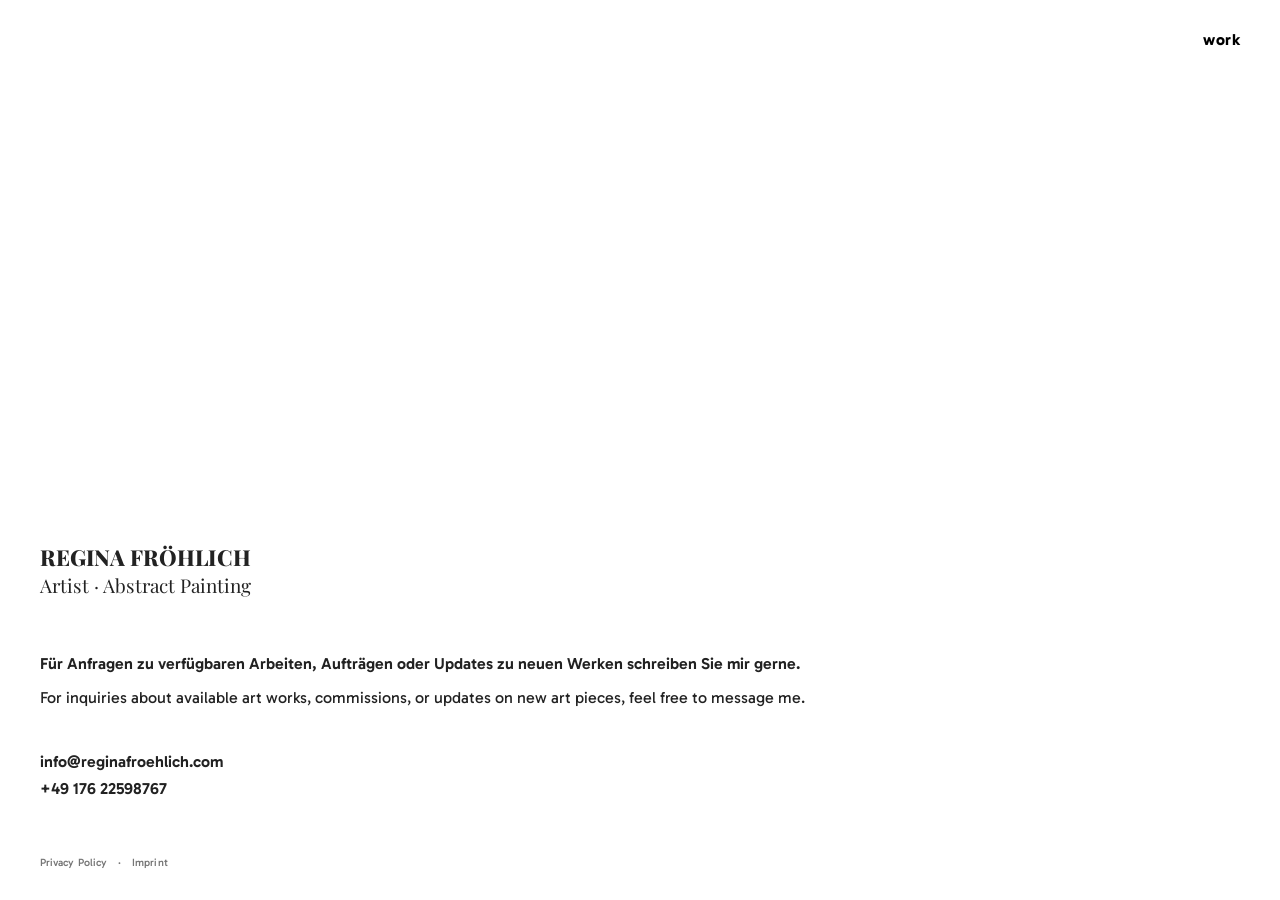
<file: contact.html>
<!DOCTYPE html>
<html lang="en">

<head>
    <meta charset="UTF-8">
    <meta name="viewport" content="width=device-width, initial-scale=1.0">

    <title>Contact | Regina Fröhlich</title>
    <meta name="description" content="Contact Regina Fröhlich for inquiries about available art works, commissions, or updates on new art pieces.">
    <link rel="canonical" href="https://reginafroehlich.com/contact.html">
    <!-- FAVICON -->
    <!-- <link rel="icon" type="image/png" sizes="512x512" href="assets/favicon/Favicon-512x512.png">
    <link rel="icon" type="image/png" sizes="192x192" href="assets/favicon/Favicon-512x512.png">
    <link rel="apple-touch-icon" href="assets/favicon/Favicon-512x512.png"> -->
<link rel="icon" href="favicon.ico" sizes="48x48">
<link rel="icon" type="image/png" sizes="32x32" href="assets/images/favicon/favicon-32x32.png?v=2">
<link rel="icon" type="image/png" sizes="16x16" href="assets/images/favicon/favicon-16x16.png?v=2">
<link rel="icon" type="image/png" sizes="192x192" href="assets/images/favicon/android-chrome-192x192.png?v=2">
<link rel="apple-touch-icon" sizes="180x180" href="assets/images/favicon/apple-touch-icon.png?v=2">
<link rel="manifest" href="assets/images/favicon/site.webmanifest?v=2">

    <!-- FALLBACK SVG FAVICON -->
    <!-- <link rel="icon"
        href="data:image/svg+xml,<svg xmlns='http://www.w3.org/2000/svg' viewBox='0 0 512 512'><rect width='512' height='512' fill='%23ffffff'/></svg>"> -->

    <!-- MAIN STYLESHEET -->
    <link rel="stylesheet" href="css/style.css">

    <!-- GOOGLE FONTS -->
    <link
        href="https://fonts.googleapis.com/css2?family=Playfair+Display:wght@400;600;700;800&family=Gabarito:wght@300;400;500;600;700&display=swap"
        rel="stylesheet">

    <style>
        :root {
            --ink: #222222;
            --bg: #ffffff;
            --page-margin: 40px;
        }

        * { margin: 0; padding: 0; box-sizing: border-box; }

        html, body {
            width: 100%;
            min-height: 100%;
            background: var(--bg);
            color: var(--ink);
        }

        body {
            overflow-x: hidden;
            font-family: 'Gabarito', sans-serif;
        }

        /* TOP-RIGHT NAVIGATION */
        .top-right {
            position: fixed !important;
            top: 30px !important;
            right: 40px !important;
            left: auto !important;
            bottom: auto !important;
            z-index: 1000 !important;
            display: block !important;
            width: auto !important;
            height: auto !important;
            margin: 0 !important;
            padding: 0 !important;
            font-family: 'Gabarito', sans-serif !important;
            font-weight: 700 !important;
            font-size: 12pt !important;
            line-height: normal !important;
            text-align: right !important;
            transform: none !important;
        }

        .top-right a {
            display: inline !important;
            position: static !important;
            margin: 0 !important;
            padding: 0 !important;
            font-family: 'Gabarito', sans-serif !important;
            font-weight: 700 !important;
            font-size: 12pt !important;
            line-height: normal !important;
            letter-spacing: 0.5px !important;
            color: #000000 !important;
            text-decoration: none !important;
            vertical-align: baseline !important;
            transform: none !important;
        }

        .top-right a:hover { opacity: 0.6; }

        .top-left { display: none !important; }

        /* CONTACT CONTAINER */
        .contact-container {
            position: fixed !important;
            left: var(--page-margin) !important;
            bottom: 30px !important;
            top: auto !important;
            right: auto !important;
            transform: none !important;
            width: calc(100vw - (var(--page-margin) * 2)) !important;
            max-width: calc(100vw - (var(--page-margin) * 2)) !important;
            margin: 0 !important;
            padding: 0 !important;
            display: flex !important;
            flex-direction: column !important;
            align-items: flex-start !important;
            justify-content: flex-end !important;
            text-align: left !important;
        }

        /* wrapper around everything except the legal line */
        .contact-body {
            display: block;
            width: 100%;
        }

        .name-block {
            display: block !important;
            position: relative !important;
            width: max-content !important;
            max-width: 100% !important;
            margin: 0 !important;
            padding: 0 !important;
            overflow: visible !important;
        }

        .contact-name {
            display: block !important;
            width: max-content !important;
            margin: 0 0 5px 0 !important;
            padding: 0 !important;
            font-family: 'Playfair Display', serif !important;
            font-size: 22px !important;
            line-height: 1.15 !important;
            font-weight: 800 !important;
            font-style: normal !important;
            color: #222222 !important;
            letter-spacing: normal !important;
            text-transform: none !important;
            white-space: nowrap !important;
            text-align: left !important;
            transform-origin: left center !important;
            transform: scaleX(var(--name-scale, 1));
        }

        .contact-tagline {
            display: block !important;
            width: max-content !important;
            margin: 0 !important;
            padding: 0 !important;
            font-family: 'Playfair Display', serif !important;
            font-size: 19px !important;
            line-height: 1.15 !important;
            font-weight: 400 !important;
            font-style: normal !important;
            color: #222222 !important;
            letter-spacing: normal !important;
            white-space: nowrap !important;
            text-align: left !important;
        }

        .contact-inquiry-german,
        .contact-inquiry-english {
            display: block;
            font-family: 'Gabarito', sans-serif !important;
            font-size: 12pt !important;
            line-height: 1.5 !important;
            color: #222222 !important;
            letter-spacing: normal !important;
            white-space: nowrap !important;
        }

        .contact-inquiry-german {
            margin: 55px 0 10px 0 !important;
            padding: 0 !important;
            font-weight: 600 !important;
            transform-origin: left center !important;
            transform: scaleX(var(--german-inquiry-scale, 1));
        }

        .contact-inquiry-english {
            margin: 0 0 40px 0 !important;
            padding: 0 !important;
            font-weight: 400 !important;
            transform: none !important;
        }

        .contact-links {
            display: flex !important;
            flex-direction: column !important;
            align-items: flex-start !important;
            gap: 3px !important;
            margin: 0 0 55px 0 !important;
            padding: 0 !important;
        }

        .contact-links a {
            display: block;
            margin: 0 !important;
            padding: 0 !important;
            font-family: 'Gabarito', sans-serif !important;
            font-size: 12pt !important;
            line-height: 1.5 !important;
            font-weight: 600 !important;
            color: #222222 !important;
            letter-spacing: normal !important;
            text-decoration: none !important;
            white-space: nowrap;
            transition: opacity 0.2s ease;
        }

        .contact-links a:hover { opacity: 0.55; }

        .legal-links {
            flex-direction: row !important;
            align-items: center !important;
            justify-content: flex-start !important;
            width: max-content !important;
            margin: 0 !important;
            padding: 0 !important;
            font-family: 'Gabarito', sans-serif !important;
            font-size: 8pt !important;
            line-height: 1.3 !important;
            font-weight: 500 !important;
            letter-spacing: 0.07px !important;
            color: #777777 !important;
            white-space: nowrap !important;
            position: static !important;
            left: auto !important;
        }

        .legal-links a {
            display: inline-block !important;
            margin: 0 !important;
            padding: 0 !important;
            color: #777777 !important;
            text-decoration: none !important;
            transition: opacity 0.2s ease;
        }

        .legal-links a:hover { opacity: 0.55; }

        .legal-links span {
            margin: 0 8px !important;
            padding: 0 !important;
            color: #777777 !important;
        }

        /* TABLET */
        @media (max-width: 1100px) {
            :root { --page-margin: 30px; }

            .top-right { top: 20px !important; right: 30px !important; font-size: 11pt !important; }
            .top-right a { font-size: 11pt !important; }
            .contact-name { font-size: 21px !important; }
            .contact-tagline { font-size: 19px !important; }
        }

        /* =====================================================
           MOBILE  — matches the work page proportions
           (titles 20px Playfair 800, text 12pt Gabarito 500,
           20px side margin)
        ===================================================== */
        @media (max-width: 768px) {
            :root {
                --page-margin: 20px;
                --work-bottom: 38px;   /* bottom edge of the "work" link (tweak if needed) */
                --gap-name: 34px;      /* name block  ->  German text   (keep equal to --gap-legal) */
                --gap-links: 26px;     /* English text -> email / phone */
                --gap-legal: 34px;     /* phone -> "Privacy Policy · Imprint" (keep equal to --gap-name) */
            }

            .top-right { top: 20px !important; right: 20px !important; font-size: 11pt !important; }
            .top-right a { font-size: 11pt !important; font-weight: 700 !important; }

            /* The whole text block (incl. legal line) is centred between
               the bottom of "work" and the bottom of the screen, so
               space(work -> name) = space(legal -> screen bottom). */
            .contact-container {
                top: var(--work-bottom) !important;
                bottom: 0 !important;
                left: var(--page-margin) !important;
                right: auto !important;
                width: calc(100vw - (var(--page-margin) * 2)) !important;
                max-width: calc(100vw - (var(--page-margin) * 2)) !important;
                justify-content: center !important;
            }

            /* Name: same as work-page titles, NO stretching */
            .contact-name {
                font-size: 20px !important;
                font-weight: 800 !important;
                line-height: 1.15 !important;
                margin-bottom: 6px !important;
                letter-spacing: normal !important;
                transform: none !important;
            }

            /* Tagline: size is fitted by script so its last letter lines up with the name */
            .contact-tagline {
                font-size: 20px !important;
                font-weight: 400 !important;
                line-height: 1.15 !important;
            }

            /* German contact inquiry */
            .contact-inquiry-german {
                display: block !important;
                width: 100% !important;
                max-width: 100% !important;
                min-width: 0 !important;
                box-sizing: border-box !important;
                font-size: 12pt !important;
                line-height: 1.5 !important;
                font-weight: 600 !important;
                letter-spacing: normal !important;
                word-spacing: normal !important;
                white-space: normal !important;
                overflow-wrap: anywhere !important;
                word-break: normal !important;
                hyphens: auto !important;
                text-align: justify !important;
                text-align-last: left !important;
                transform: none !important;
                margin: var(--gap-name) 0 12px 0 !important;
            }

            /* English contact inquiry */
            .contact-inquiry-english {
                display: block !important;
                width: 100% !important;
                max-width: 100% !important;
                min-width: 0 !important;
                box-sizing: border-box !important;
                font-size: 12pt !important;
                line-height: 1.5 !important;
                font-weight: 500 !important;
                letter-spacing: normal !important;
                word-spacing: normal !important;
                white-space: normal !important;
                overflow-wrap: anywhere !important;
                word-break: normal !important;
                hyphens: auto !important;
                text-align: justify !important;
                text-align-last: left !important;
                transform: none !important;
                margin: 0 0 var(--gap-links) 0 !important;
            }

            /* Email + phone: same as materials lines on the work page */
            .contact-links { gap: 4px !important; margin: 0 !important; }

            .contact-links a {
                font-size: 12pt !important;
                line-height: 1.5 !important;
                font-weight: 600 !important;
            }

            /* Legal: width set by script so it ends exactly under the phone number */
            .legal-links {
                display: flex !important;
                justify-content: space-between !important;
                font-size: 8pt !important;
                margin: var(--gap-legal) 0 0 0 !important;
            }
            .legal-links span { margin: 0 !important; }
        }
    </style>
</head>

<body>

    <div class="top-right">
        <a href="index.html">work</a>
    </div>

    <main class="contact-container">

        <div class="contact-body">

            <div class="name-block">
                <h1 class="contact-name">REGINA FRÖHLICH</h1>
                <p class="contact-tagline">Artist · Abstract Painting</p>
            </div>

            <p class="contact-inquiry-german">
                Für Anfragen zu verfügbaren Arbeiten, Aufträgen oder Updates zu neuen Werken schreiben Sie mir gerne.
            </p>

            <p class="contact-inquiry-english">
                For inquiries about available art works, commissions, or updates on new art pieces, feel free to message me.
            </p>

            <div class="contact-links">
                <a href="mailto:info@reginafroehlich.com">info@reginafroehlich.com</a>
                <a class="phone-link" href="https://wa.me/4917622598767" target="_blank" rel="noopener noreferrer">+49 176 22598767</a>
            </div>

        </div>

        <div class="legal-links">
            <a href="privacy.html">Privacy Policy</a>
            <span>·</span>
            <a href="imprint.html">Imprint</a>
        </div>

    </main>

    <script>
        const isMobile = () => window.innerWidth <= 768;

        /* Name width = tagline width (DESKTOP ONLY) */
        function alignContactTitle() {
            const name = document.querySelector('.contact-name');
            const tagline = document.querySelector('.contact-tagline');
            if (!name || !tagline) return;

            name.style.setProperty('--name-scale', '1');
            tagline.style.removeProperty('font-size');

            if (isMobile()) {
                /* Mobile: name stays 20px (no stretching); the tagline is
                   resized so its last letter ends under the name's last letter */
                const nW = name.getBoundingClientRect().width;
                const tW = tagline.getBoundingClientRect().width;
                if (!nW || !tW) return;
                const size = parseFloat(getComputedStyle(tagline).fontSize);
                tagline.style.setProperty('font-size', (size * nW / tW) + 'px', 'important');
                return;
            }

            const nameWidth = name.getBoundingClientRect().width;
            const taglineWidth = tagline.getBoundingClientRect().width;
            if (!nameWidth || !taglineWidth) return;

            name.style.setProperty('--name-scale', taglineWidth / nameWidth);
        }

        /* German width = English width (DESKTOP ONLY) */
        function alignInquiryText() {
            const german = document.querySelector('.contact-inquiry-german');
            const english = document.querySelector('.contact-inquiry-english');
            if (!german || !english) return;

            german.style.setProperty('--german-inquiry-scale', '1');
            if (isMobile()) return;

            const germanWidth = german.getBoundingClientRect().width;
            const englishWidth = english.getBoundingClientRect().width;
            if (!germanWidth || !englishWidth) return;

            german.style.setProperty('--german-inquiry-scale', englishWidth / germanWidth);
        }

        /* MOBILE: legal line ends exactly where the phone number ends */
        function alignLegal() {
            const legal = document.querySelector('.legal-links');
            const phone = document.querySelector('.phone-link');
            if (!legal || !phone) return;

            if (!isMobile()) {
                legal.style.removeProperty('width');
                return;
            }
            legal.style.setProperty('width', phone.getBoundingClientRect().width + 'px', 'important');
        }

        function alignAll() {
            alignContactTitle();
            alignInquiryText();
            alignLegal();
        }

        if (document.fonts && document.fonts.ready) {
            document.fonts.ready.then(alignAll);
        } else {
            window.addEventListener('load', alignAll);
        }

        window.addEventListener('resize', alignAll);
        window.addEventListener('load', function () { setTimeout(alignAll, 100); });
    </script>

</body>
</html>
</file>
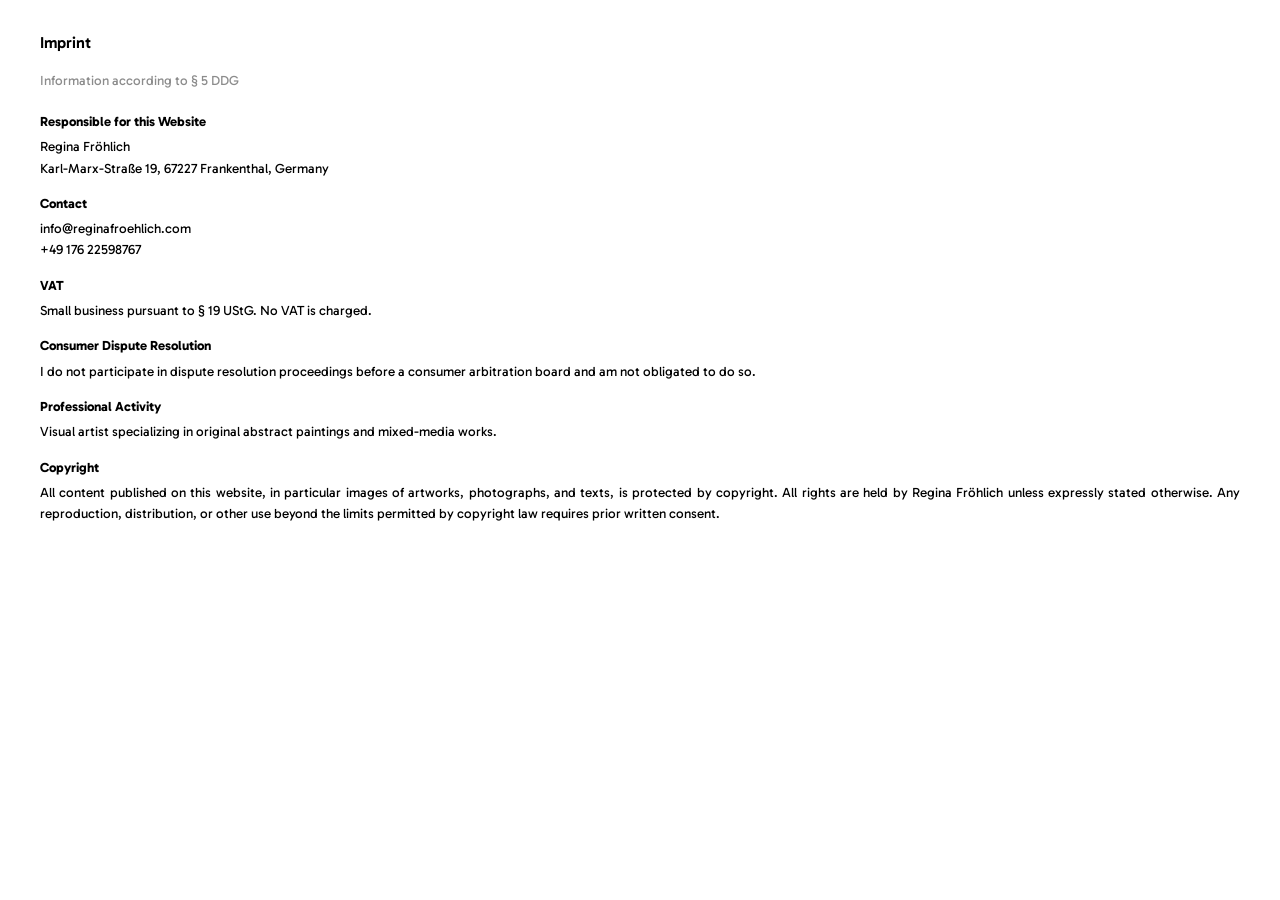
<file: imprint.html>
<!DOCTYPE html>
<html lang="en">

<head>
    <meta charset="UTF-8">
    <meta name="viewport" content="width=device-width, initial-scale=1.0">

    <title>Imprint | Regina Fröhlich</title>

    <meta name="description" content="Imprint and legal information for Regina Fröhlich's artist portfolio website.">
    <link rel="canonical" href="https://reginafroehlich.com/imprint.html">

    <!-- FAVICON -->
    <!-- <link rel="icon" type="image/png" sizes="512x512" href="assets/favicon/Favicon-512x512.png">
    <link rel="icon" type="image/png" sizes="192x192" href="assets/favicon/Favicon-512x512.png">
    <link rel="apple-touch-icon" href="assets/favicon/Favicon-512x512.png"> -->
    <link rel="icon" href="favicon.ico" sizes="48x48">
<link rel="icon" type="image/png" sizes="32x32" href="assets/images/favicon/favicon-32x32.png?v=2">
<link rel="icon" type="image/png" sizes="16x16" href="assets/images/favicon/favicon-16x16.png?v=2">
<link rel="icon" type="image/png" sizes="192x192" href="assets/images/favicon/android-chrome-192x192.png?v=2">
<link rel="apple-touch-icon" sizes="180x180" href="assets/images/favicon/apple-touch-icon.png?v=2">
<link rel="manifest" href="assets/images/favicon/site.webmanifest?v=2">

    <!-- FALLBACK SVG FAVICON -->
    <!-- <link rel="icon" href="data:image/svg+xml,<svg xmlns='http://www.w3.org/2000/svg' viewBox='0 0 512 512'><rect width='512' height='512' fill='%23ffffff'/></svg>"> -->

    <!-- MAIN STYLESHEET -->
    <link rel="stylesheet" href="css/style.css">

    <!-- GOOGLE FONTS -->
    <link href="https://fonts.googleapis.com/css2?family=Gabarito:wght@400;500;700&display=swap" rel="stylesheet">

    <style>
        /* =========================================
           RESET
        ========================================= */

        * {
            margin: 0;
            padding: 0;
            box-sizing: border-box;
        }

        /* =========================================
           BODY
        ========================================= */

        body {
            background: #fff;
            font-family: "Gabarito", sans-serif;
            font-weight: 400;
            font-size: 10pt;
            line-height: 1.6;
            color: #000;

            /* Enable hyphenation */
            hyphens: auto;
            -webkit-hyphens: auto;
            -ms-hyphens: auto;

            overflow-x: hidden;
        }

        /* =========================================
           LEGAL PAGE CONTAINER
        ========================================= */

        .container {
            width: calc(100% - 80px);
            max-width: none;
            margin: 30px 40px 30px;
            padding: 0 0 60px;
        }

        /* =========================================
           MAIN TITLE
        ========================================= */

        h1 {
            font-family: "Gabarito", sans-serif;
            font-weight: 600;
            font-size: 12pt;
            text-align: left;
            margin-bottom: 2px;
        }

        /* =========================================
           SUBTITLE
        ========================================= */

        h5 {
            text-align: left;
            font-family: "Gabarito", sans-serif;
            font-weight: 400;
            font-size: 10pt;
            color: #8c8c8c;
            margin-bottom: 20px;
            margin-top: 14px;
        }

        /* =========================================
           SECTION HEADINGS
        ========================================= */

        h2 {
            font-family: "Gabarito", sans-serif;
            font-weight: 700;
            font-size: 10pt;
            margin-top: 14px;
            margin-bottom: 4px;
            text-align: left;
        }

        /* =========================================
           PARAGRAPHS
        ========================================= */

        p {
            font-family: "Gabarito", sans-serif;
            font-weight: 400;
            font-size: 10pt;
            line-height: 1.6;
            margin-bottom: 8px;

            /* Justified text */
            text-align: justify;
            text-justify: inter-word;

            /* Automatic hyphenation */
            hyphens: auto;
            -webkit-hyphens: auto;
            -ms-hyphens: auto;
        }

        /* =========================================
           LINKS
        ========================================= */

        a {
            color: #000;
            text-decoration: none;
        }

        a:hover {
            opacity: 0.6;
        }

        /* =========================================
           MOBILE
        ========================================= */

        @media (max-width: 768px) {

            .container {
                width: calc(100% - 40px);
                max-width: none;
                margin: 30px 20px 30px;
                padding: 0 0 50px;
            }

            p {
                text-align: justify;
                text-justify: inter-word;

                hyphens: auto;
                -webkit-hyphens: auto;
                -ms-hyphens: auto;
            }
        }
    </style>

</head>

<body>

    <main class="container">

        <h1>Imprint</h1>

        <h5>Information according to § 5 DDG</h5>


        <h2>Responsible for this Website</h2>

        <p>
            Regina Fröhlich<br>
            Karl-Marx-Straße 19, 67227 Frankenthal, Germany
        </p>


        <h2>Contact</h2>

        <p>
            <a href="mailto:info@reginafroehlich.com">info@reginafroehlich.com</a><br>
            <a href="https://wa.me/4917622598767"
               target="_blank"
               rel="noopener noreferrer">+49&nbsp;176&nbsp;22598767</a>
        </p>


        <h2>VAT</h2>

        <p>
            Small business pursuant to § 19 UStG. No VAT is charged.
        </p>


        <h2>Consumer Dispute Resolution</h2>

        <p>
            I do not participate in dispute resolution proceedings before a consumer arbitration board and am not obligated to do so.
        </p>


        <h2>Professional Activity</h2>

        <p>
            Visual artist specializing in original abstract paintings and mixed-media works.
        </p>


        <h2>Copyright</h2>

        <p>
            All content published on this website, in particular images of artworks, photographs, and texts, is protected by copyright. All rights are held by Regina Fröhlich unless expressly stated otherwise. Any reproduction, distribution, or other use beyond the limits permitted by copyright law requires prior written consent.
        </p>

    </main>

</body>
</html>
</file>
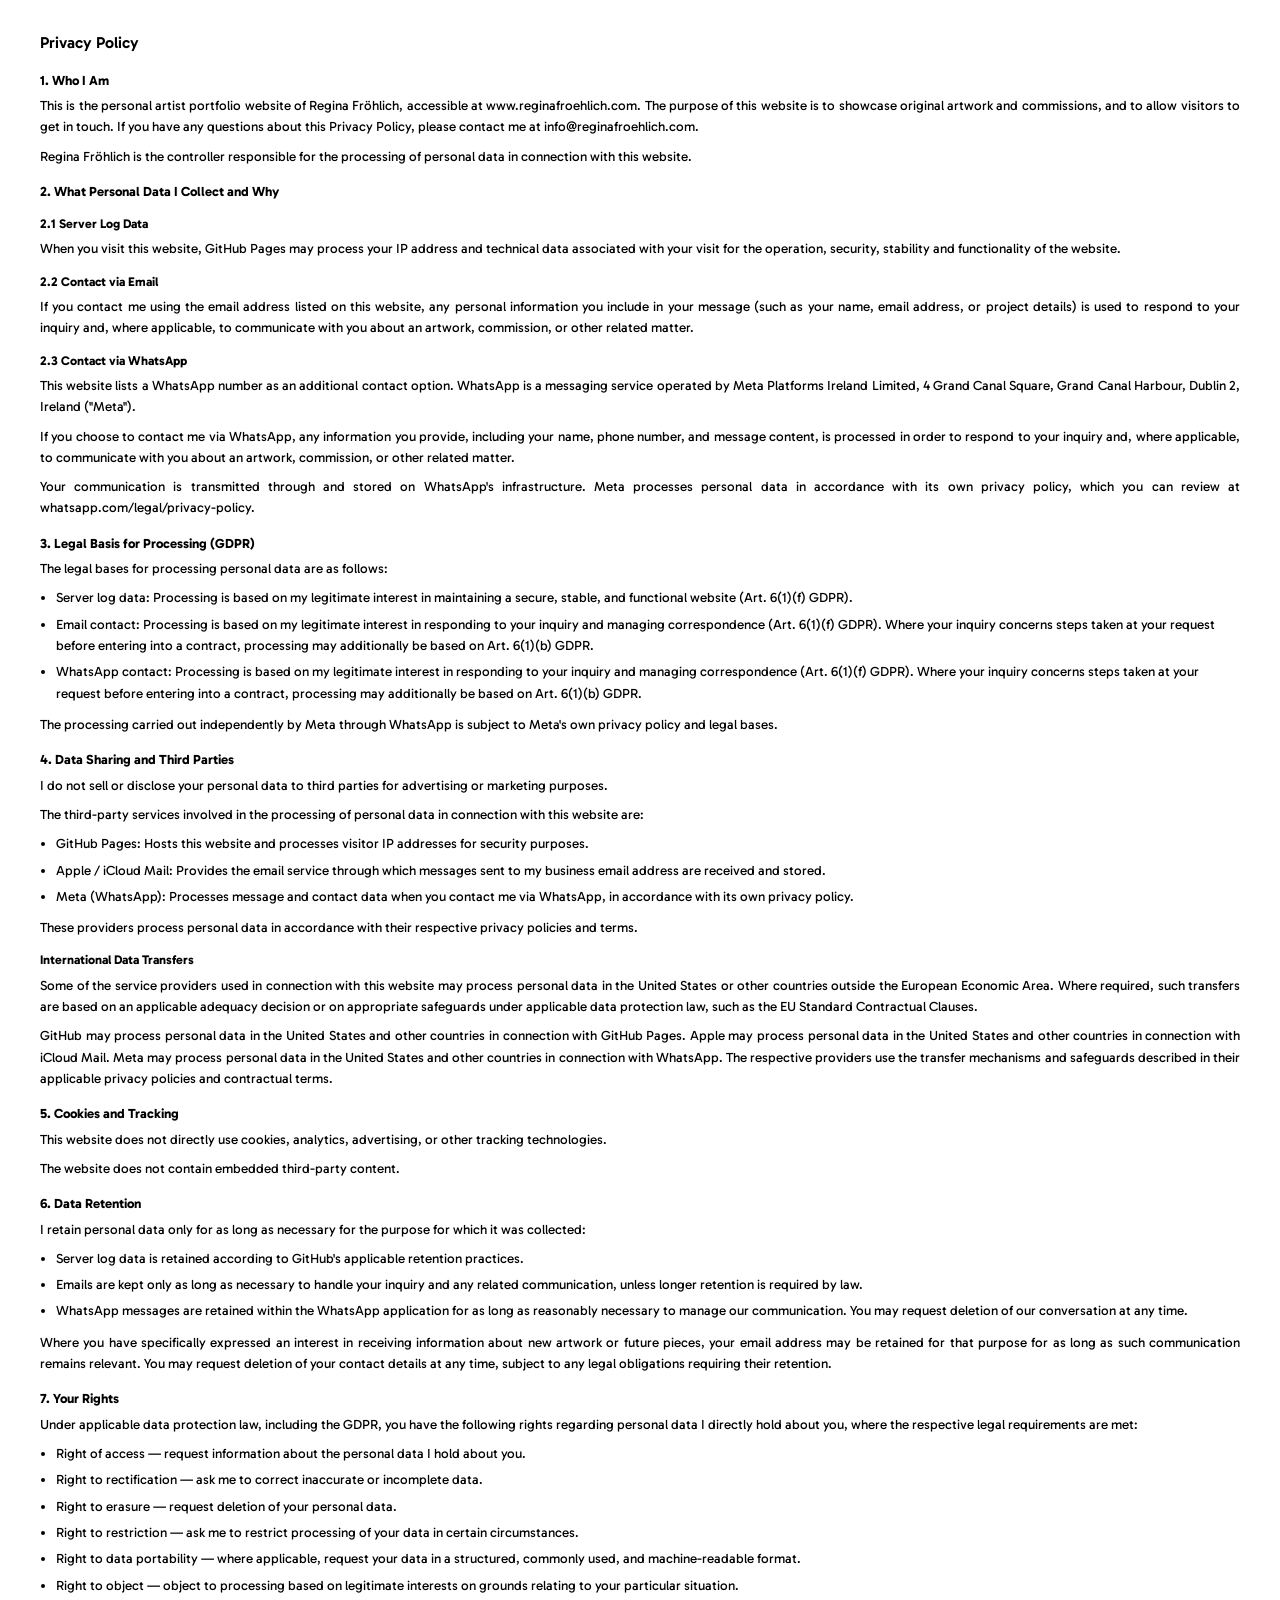
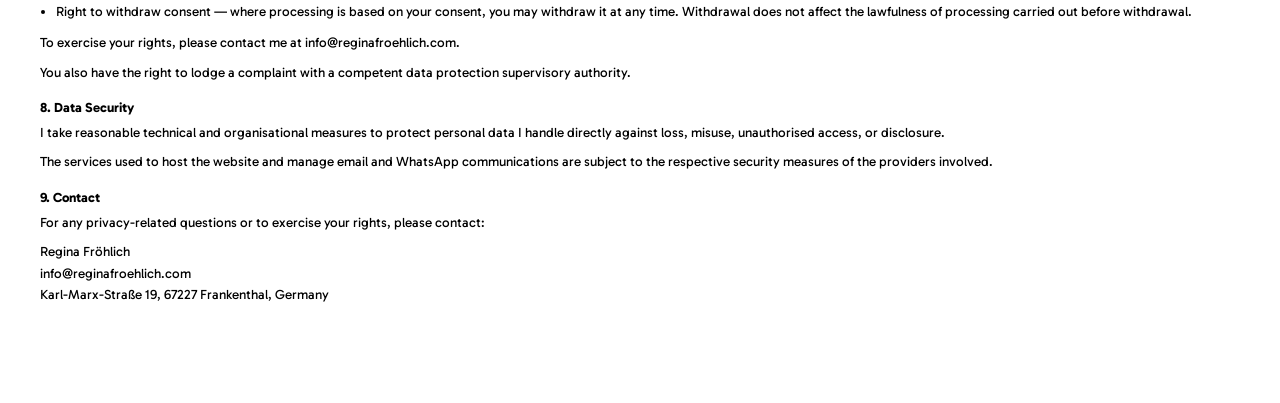
<file: privacy.html>
<!DOCTYPE html>
<html lang="en">
<head>
<meta charset="UTF-8">
<meta name="viewport" content="width=device-width, initial-scale=1.0">

<title>Privacy Policy | Regina Fröhlich</title>

<meta name="description" content="Privacy policy for Regina Fröhlich's artist portfolio website. Learn how your data is handled.">
<link rel="canonical" href="https://reginafroehlich.com/privacy.html">

<!-- <link rel="icon" type="image/png" sizes="512x512" href="assets/favicon/Favicon-512x512.png">
<link rel="icon" type="image/png" sizes="192x192" href="assets/favicon/Favicon-512x512.png">
<link rel="apple-touch-icon" href="assets/favicon/Favicon-512x512.png">
<link rel="icon" href="data:image/svg+xml,<svg xmlns='http://www.w3.org/2000/svg' viewBox='0 0 512 512'><rect width='512' height='512' fill='%23ffffff'/></svg>"> -->

<link rel="icon" href="favicon.ico" sizes="48x48">
<link rel="icon" type="image/png" sizes="32x32" href="assets/images/favicon/favicon-32x32.png?v=2">
<link rel="icon" type="image/png" sizes="16x16" href="assets/images/favicon/favicon-16x16.png?v=2">
<link rel="icon" type="image/png" sizes="192x192" href="assets/images/favicon/android-chrome-192x192.png?v=2">
<link rel="apple-touch-icon" sizes="180x180" href="assets/images/favicon/apple-touch-icon.png?v=2">
<link rel="manifest" href="assets/images/favicon/site.webmanifest?v=2">
<link rel="stylesheet" href="css/style.css">

<link href="https://fonts.googleapis.com/css2?family=Gabarito:wght@400;500;700&display=swap" rel="stylesheet">


<style>

/* =========================================
   RESET
========================================= */

* {
    margin: 0;
    padding: 0;
    box-sizing: border-box;
}


/* =========================================
   BODY
========================================= */

body {
    background: #fff;
    font-family: "Gabarito", sans-serif;
    font-weight: 400;
    font-size: 10pt;
    line-height: 1.6;
    color: #000;

    /* Enable hyphenation */
    hyphens: auto;
    -webkit-hyphens: auto;
    -ms-hyphens: auto;

    overflow-x: hidden;
}


/* =========================================
   LEGAL PAGE CONTAINER
   Matches the site's horizontal spacing.

   Desktop:
   40px left
   40px right

   No max-width restriction so the text
   can extend to the same right boundary
   as the site's navigation.
========================================= */

.container {
    width: calc(100% - 80px);
    max-width: none;

    margin: 30px 40px 30px;
    padding: 0 0 60px;
}


/* =========================================
   MAIN TITLE
========================================= */

h1 {
    font-family: "Gabarito", sans-serif;
    font-weight: 600;
    /* font-size: 18px; */
    font-size: 12pt;
    text-align: left;

    margin-bottom: 2px;
}


/* =========================================
   SECTION HEADINGS
========================================= */

h2 {
    font-family: "Gabarito", sans-serif;
    font-weight: 700;
    font-size: 10pt;

    margin-top: 14px;
    margin-bottom: 4px;

    text-align: left;
}


h3 {
    font-family: "Gabarito", sans-serif;
    font-weight: 700;
    font-size: 9.5pt;

    margin-top: 12px;
    margin-bottom: 4px;

    text-align: left;
}


/* =========================================
   PARAGRAPHS
   Justified text preserved.
========================================= */

p {
    font-family: "Gabarito", sans-serif;
    font-weight: 400;
    font-size: 10pt;
    line-height: 1.6;

    margin-bottom: 8px;

    text-align: justify;
    text-justify: inter-word;

    hyphens: auto;
    -webkit-hyphens: auto;
    -ms-hyphens: auto;
}


/* =========================================
   LISTS
========================================= */

ul {
    margin: 0 0 10px 16px;
    padding: 0;
}


li {
    font-family: "Gabarito", sans-serif;
    font-weight: 400;
    font-size: 10pt;
    line-height: 1.6;

    margin-bottom: 5px;

    text-align: left;
}


/* =========================================
   LINKS
========================================= */

a {
    color: #000;
    text-decoration: none;
}


a:hover {
    opacity: 0.6;
}


/* =========================================
   MOBILE
========================================= */

@media (max-width: 768px) {

    /*
       Keep the same 20px side spacing
       as the homepage/contact layout.
    */

    .container {
        width: calc(100% - 40px);
        max-width: none;

        margin: 30px 20px 30px;
        padding: 0 0 50px;
    }


    /*
       Keep paragraphs justified on mobile.
    */

    p {
        text-align: justify;
        text-justify: inter-word;

        hyphens: auto;
        -webkit-hyphens: auto;
        -ms-hyphens: auto;
    }

}

</style>

</head>


<body>


<div class="container">


<h1>Privacy Policy</h1>


<h2>1. Who I Am</h2>

<p>
This is the personal artist portfolio website of Regina Fröhlich, accessible at www.reginafroehlich.com. The purpose of this website is to showcase original artwork and commissions, and to allow visitors to get in touch. If you have any questions about this Privacy Policy, please contact me at info@reginafroehlich.com.
</p>

<p>
Regina Fröhlich is the controller responsible for the processing of personal data in connection with this website.
</p>


<h2>2. What Personal Data I Collect and Why</h2>


<h3>2.1 Server Log Data</h3>

<p>
When you visit this website, GitHub Pages may process your IP address and technical data associated with your visit for the operation, security, stability and functionality of the website.
</p>


<h3>2.2 Contact via Email</h3>

<p>
If you contact me using the email address listed on this website, any personal information you include in your message (such as your name, email address, or project details) is used to respond to your inquiry and, where applicable, to communicate with you about an artwork, commission, or other related matter.
</p>


<h3>2.3 Contact via WhatsApp</h3>

<p>
This website lists a WhatsApp number as an additional contact option. WhatsApp is a messaging service operated by Meta Platforms Ireland Limited, 4 Grand Canal Square, Grand Canal Harbour, Dublin 2, Ireland ("Meta").
</p>

<p>
If you choose to contact me via WhatsApp, any information you provide, including your name, phone number, and message content, is processed in order to respond to your inquiry and, where applicable, to communicate with you about an artwork, commission, or other related matter.
</p>

<p>
Your communication is transmitted through and stored on WhatsApp's infrastructure. Meta processes personal data in accordance with its own privacy policy, which you can review at whatsapp.com/legal/privacy-policy.
</p>


<h2>3. Legal Basis for Processing (GDPR)</h2>

<p>
The legal bases for processing personal data are as follows:
</p>

<ul>
<li>Server log data: Processing is based on my legitimate interest in maintaining a secure, stable, and functional website (Art. 6(1)(f) GDPR).</li>

<li>Email contact: Processing is based on my legitimate interest in responding to your inquiry and managing correspondence (Art. 6(1)(f) GDPR). Where your inquiry concerns steps taken at your request before entering into a contract, processing may additionally be based on Art. 6(1)(b) GDPR.</li>

<li>WhatsApp contact: Processing is based on my legitimate interest in responding to your inquiry and managing correspondence (Art. 6(1)(f) GDPR). Where your inquiry concerns steps taken at your request before entering into a contract, processing may additionally be based on Art. 6(1)(b) GDPR.</li>
</ul>

<p>
The processing carried out independently by Meta through WhatsApp is subject to Meta's own privacy policy and legal bases.
</p>


<h2>4. Data Sharing and Third Parties</h2>

<p>
I do not sell or disclose your personal data to third parties for advertising or marketing purposes.
</p>

<p>
The third-party services involved in the processing of personal data in connection with this website are:
</p>

<ul>
<li>GitHub Pages: Hosts this website and processes visitor IP addresses for security purposes.</li>

<li>Apple / iCloud Mail: Provides the email service through which messages sent to my business email address are received and stored.</li>

<li>Meta (WhatsApp): Processes message and contact data when you contact me via WhatsApp, in accordance with its own privacy policy.</li>
</ul>

<p>
These providers process personal data in accordance with their respective privacy policies and terms.
</p>


<h3>International Data Transfers</h3>

<p>
Some of the service providers used in connection with this website may process personal data in the United States or other countries outside the European Economic Area. Where required, such transfers are based on an applicable adequacy decision or on appropriate safeguards under applicable data protection law, such as the EU Standard Contractual Clauses.
</p>

<p>
GitHub may process personal data in the United States and other countries in connection with GitHub Pages. Apple may process personal data in the United States and other countries in connection with iCloud Mail. Meta may process personal data in the United States and other countries in connection with WhatsApp. The respective providers use the transfer mechanisms and safeguards described in their applicable privacy policies and contractual terms.
</p>


<h2>5. Cookies and Tracking</h2>

<p>
This website does not directly use cookies, analytics, advertising, or other tracking technologies.
</p>

<p>
The website does not contain embedded third-party content.
</p>


<h2>6. Data Retention</h2>

<p>
I retain personal data only for as long as necessary for the purpose for which it was collected:
</p>

<ul>
<li>Server log data is retained according to GitHub's applicable retention practices.</li>

<li>Emails are kept only as long as necessary to handle your inquiry and any related communication, unless longer retention is required by law.</li>

<li>WhatsApp messages are retained within the WhatsApp application for as long as reasonably necessary to manage our communication. You may request deletion of our conversation at any time.</li>
</ul>

<p>
Where you have specifically expressed an interest in receiving information about new artwork or future pieces, your email address may be retained for that purpose for as long as such communication remains relevant. You may request deletion of your contact details at any time, subject to any legal obligations requiring their retention.
</p>


<h2>7. Your Rights</h2>

<p>
Under applicable data protection law, including the GDPR, you have the following rights regarding personal data I directly hold about you, where the respective legal requirements are met:
</p>

<ul>
<li>Right of access — request information about the personal data I hold about you.</li>

<li>Right to rectification — ask me to correct inaccurate or incomplete data.</li>

<li>Right to erasure — request deletion of your personal data.</li>

<li>Right to restriction — ask me to restrict processing of your data in certain circumstances.</li>

<li>Right to data portability — where applicable, request your data in a structured, commonly used, and machine-readable format.</li>

<li>Right to object — object to processing based on legitimate interests on grounds relating to your particular situation.</li>

<li>Right to withdraw consent — where processing is based on your consent, you may withdraw it at any time. Withdrawal does not affect the lawfulness of processing carried out before withdrawal.</li>
</ul>

<p>
To exercise your rights, please contact me at info@reginafroehlich.com.
</p>

<p>
You also have the right to lodge a complaint with a competent data protection supervisory authority.
</p>


<h2>8. Data Security</h2>

<p>
I take reasonable technical and organisational measures to protect personal data I handle directly against loss, misuse, unauthorised access, or disclosure.
</p>

<p>
The services used to host the website and manage email and WhatsApp communications are subject to the respective security measures of the providers involved.
</p>


<h2>9. Contact</h2>

<p>
For any privacy-related questions or to exercise your rights, please contact:
</p>

<p>
Regina Fröhlich<br>
<a href="mailto:info@reginafroehlich.com">info@reginafroehlich.com</a><br>
Karl-Marx-Straße 19, 67227 Frankenthal, Germany
</p>


</div>


</body>
</html>
</file>
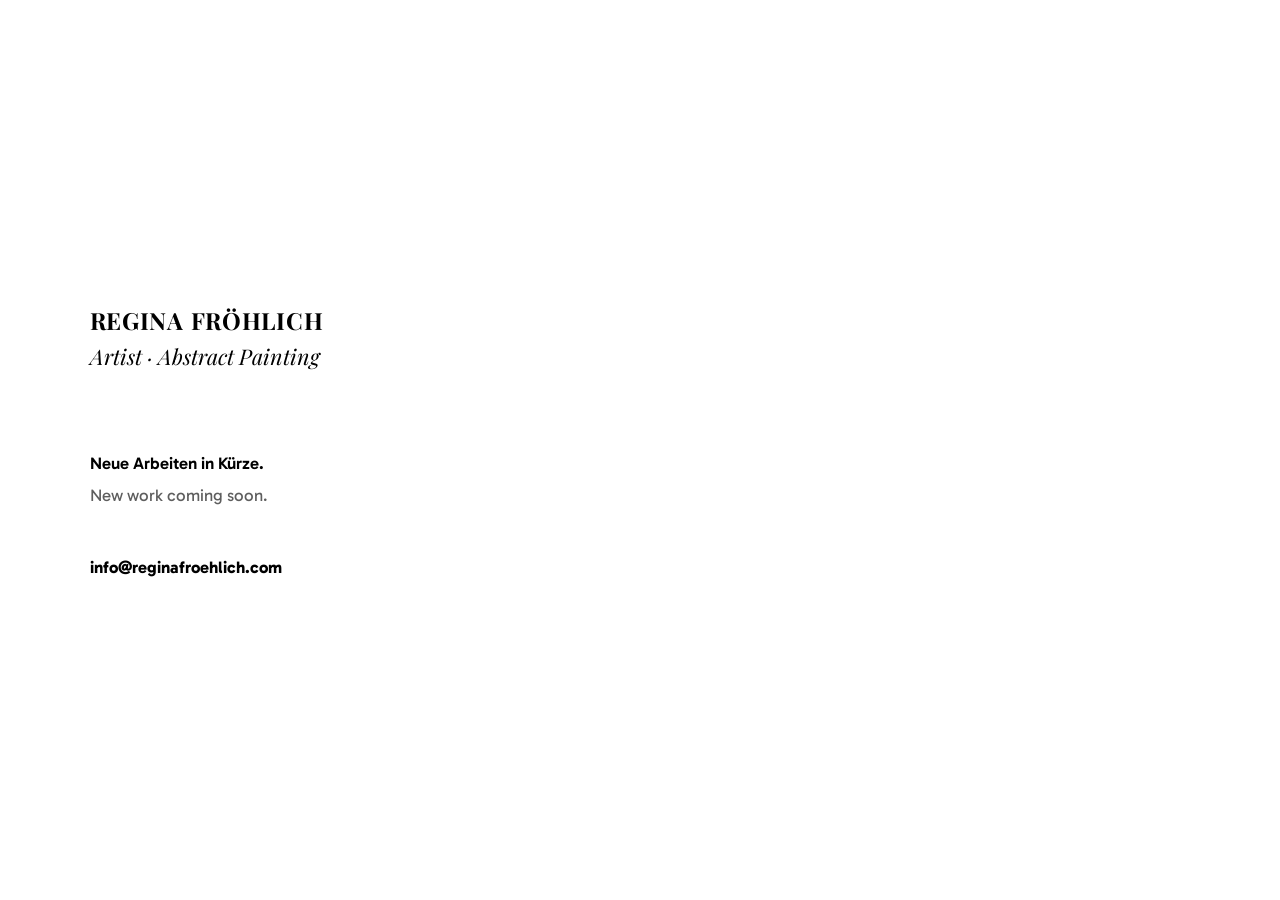
<file: welcome.html>
<!DOCTYPE html>
<html lang="de">
<head>
<meta charset="UTF-8">
<meta name="viewport" content="width=device-width, initial-scale=1.0">
<title>Regina Fröhlich · Artist</title>
<meta name="description" content="Regina Fröhlich — Artist · Abstract Painting">
<link rel="preconnect" href="https://fonts.googleapis.com">
<link rel="preconnect" href="https://fonts.gstatic.com" crossorigin>
<link href="https://fonts.googleapis.com/css2?family=Gabarito:wght@400;600;700&family=Playfair+Display:ital,wght@0,700;1,400&display=swap" rel="stylesheet">
<style>
  :root{
    --ink:#000000;
    --muted:#5e5e5e;
    --bg:#ffffff;
  }


  *{ box-sizing:border-box; }


  html,body{
    margin:0;
    padding:0;
    background:var(--bg);
    color:var(--ink);
    height:100%;
  }


  body{
    display:flex;
    align-items:center;
    min-height:100vh;
    font-family:'Gabarito', sans-serif;
  }


  main{
    max-width:640px;
    padding:8vw 7vw;
  }


  .name{
    font-family:'Playfair Display', serif;
    font-weight:700;
    font-style:normal;
    text-transform:uppercase;
    letter-spacing:0.03em;
    font-size:clamp(1.148rem, 2.623vw, 1.476rem);
    margin:0;
    line-height:1.15;
  }


  .tagline{
    display:block;
    font-family:'Playfair Display', serif;
    font-weight:400;
    font-style:italic;
    font-size:clamp(1.05rem, 2.4vw, 1.35rem);
    margin:0.35em 0 0 0;
    line-height:1.3;
  }


  .status{
    margin-top:clamp(3rem, 8vw, 5rem);
  }


  .status p{
    margin:0;
    font-family:'Gabarito', sans-serif;
    font-size:clamp(0.95rem, 1.6vw, 1.05rem);
    line-height:1.6;
  }


  .status .de{
    font-weight:600;
    color:var(--ink);
  }


  .status .en{
    font-weight:400;
    color:var(--muted);
    margin-top:0.35em;
  }


  .contact{
    margin-top:clamp(2rem, 5vw, 3rem);
  }


  .contact a{
    font-family:'Gabarito', sans-serif;
    font-weight:700;
    font-size:clamp(0.95rem, 1.6vw, 1.05rem);
    color:var(--ink);
    text-decoration:none;
  }


  .contact a:hover{
    text-decoration:underline;
  }
</style>
</head>
<body>
<main>
  <p class="name">Regina Fröhlich</p>
  <p class="tagline">Artist · Abstract Painting</p>


  <div class="status">
    <p class="de">Neue Arbeiten in Kürze.</p>
    <p class="en">New work coming soon.</p>
  </div>


  <p class="contact"><a href="mailto:info@reginafroehlich.com">info@reginafroehlich.com</a></p>
</main>
</body>
</html>
</file>
<file: css/style.css>
* {
    margin: 0;
    padding: 0;
    box-sizing: border-box;
}

body {
    font-family: 'Gabarito', sans-serif;
    /* font-weight: 400; */
    overflow-x: hidden;
    background-color: #ffffff;  /* Clean white background */
    
}

/* Top right navigation - matches PDF */
.top-right {
    position: fixed;
    top: 30px;
    right: 40px;
    z-index: 1000;
    font-family: 'Gabarito', sans-serif;
    font-weight: 700;
    font-size: 12pt;
}

.top-right a {
    text-decoration: none;
    color: #000;
    font-family: 'Gabarito', sans-serif;
    font-weight: 700;
    font-size: 12pt;
    letter-spacing: 0.5px;
}

.top-right a:hover {
    opacity: 0.6;
}

/* Scroll container - with gaps between slides */
.scroll-container {
    width: 100%;
    display: flex;
    flex-direction: column;
    gap: 20px;              /* Gap between each image */
    padding: 10px 0;         /* Space at top and bottom */
    background-color: #ffffff; /* White background */
    -webkit-overflow-scrolling: touch;
    
}

/* Each slide */
.scroll-item {
    display: block;
    height: 97vh;           
    width: 100%;
    /* cursor: pointer; */
    text-decoration: none;
    display: flex;
    justify-content: center;  
    align-items: center;      
    background-color: #ffffff; 
        aspect-ratio: 3 / 4; /* ✅ ADD THIS LINE */

}

/* Images maintain their natural proportions */
.scroll-item img {
    height: 100%;             /* Fill the slide height */
    width: auto;              /* Width adjusts to maintain aspect ratio */
    max-width: 100%;          /* Prevent overflow */
    display: block;
    object-fit: contain;
}
/* ARTWORK TEXT */

.art-info{
position:absolute;
left:40px;
bottom:2px;
width:250px;
color:#000;
}


.art-info h2 {
font-family:'Playfair Display',serif;
font-size:22px;
margin-bottom:40px;
font-weight: 800;
color: #222222;
}


.art-info p{
    font-size:12pt;
    line-height:1.5;
    margin-bottom:10px;
    font-weight:500;
    color: #222222;
}

/* Remove any background colors from slides */
.scroll-item {
    background-color: #ffffff;
}

@media (max-width:1100px){

/* container spacing */
.scroll-container{
gap:70px;
padding:40px 30px;
}

/* artwork block */
.scroll-item{
height:auto;
flex-direction:column;   /* stack text and image */
align-items:flex-start;
padding:20px 0;
}

/* title + description */
.art-info{
position:static;         /* remove absolute positioning */
width:100%;
margin-top:30px;         /* space ABOVE title */
margin-bottom:25px;      /* space BEFORE image */
}

/* title */
.art-info h2{
font-size:21px;
margin-bottom:14px;
}

/* description */
.art-info p{
line-height:1.6;
margin-bottom:12px;
}

/* image */
.scroll-item img{
height:auto;
width:100%;
object-fit:contain;
}

.top-right {
        position: fixed !important;
        top: 20px !important;
        right: 30px !important;
        left: auto !important;
        width: auto !important;
        margin: 0 !important;
        padding: 0 !important;
        text-align: right !important;
    }

    .top-right a {
        display: block !important;
        margin: 0 !important;
        padding: 0 !important;
        font-size: 11pt !important;
        font-weight: 700 !important;
    }

}

/* @media (max-width:768px){

.scroll-container{
    gap:90px;                 
    padding:40px 20px 60px;
}

.scroll-item{
    height:auto;
    flex-direction:column;
    align-items:flex-start;
}

.art-info{
    position:static;
    width:100%;
    margin-top:40px;          
    margin-bottom:30px;       
}


.art-info h2{
    font-size:20px;
    margin-bottom:14px;
}


.art-info p{
    font-size:12pt;
    line-height:1.6;
    margin-bottom:12px;
}


.scroll-item img{
    height:auto;
    width:100%;
    object-fit:contain;
}


.top-right{
    top:20px;
    right:20px;
    font-size:11pt;
}

} */



@media (max-width:768px){

/* Container spacing between artworks */
.scroll-container{
    gap:90px;                 /* big space between artworks */
    padding:40px 20px 60px;
}

/* Each artwork block */
.scroll-item{
    height:auto;
    flex-direction:column;
    align-items:flex-start;
}

/* Title + description block - MOVED BELOW IMAGE */
.art-info{
    position:static;
    width:100%;
    margin-top:20px;          /* space AFTER image */
    margin-bottom:0;       
    order: 2;                  /* Ensures it appears after image */
}

/* Image - ENSURE IT APPEARS FIRST */
.scroll-item img{
    height:auto;
    width:100%;
    object-fit:contain;
    order: 1;                  /* Ensures image appears first */
}

/* Title */
.art-info h2{
    font-size:20px;
    margin-bottom:14px;
}

/* Description */
.art-info p{
    font-size:12pt;
    line-height:1.6;
    margin-bottom:12px;
}

/* Contact button position */
/*.top-right{
    top:20px;
    right:20px;
    font-size:11pt;
}*/


.top-right {
        position: fixed !important;
        top: 20px !important;
        right: 20px !important;
        left: auto !important;
        width: auto !important;
        margin: 0 !important;
        padding: 0 !important;
        text-align: right !important;
    }

    .top-right a {
        display: block !important;
        margin: 0 !important;
        padding: 0 !important;
        font-size: 11pt !important;
        font-weight: 700 !important;
    }

}














/* Contact Page */
.contact-container {
    display: flex;
    flex-direction: column;
    align-items: center;
    text-align: center;
    max-width: 700px;
    margin: 0 auto;
    padding: 70px 20px 80px;
}

/* Title */
.contact-name {
    font-family: 'Playfair Display', serif;
    font-weight: 800;
    font-size: 28pt;
    margin-bottom: 10px;
}

/* Divider */
.divider {
    font-size: 20pt;
    margin-bottom: 30px;
}

/* Bio */
.contact-bio {
    font-family: 'Gabarito', sans-serif;
    font-weight: 700;
    /* font-size: 13pt; */
    font-size: 12pt;
    line-height: 1.8;
    margin-bottom: 1px;
}

/* RF */
.contact-initials {
    font-family: 'Playfair Display', serif;
    font-weight: 800;
    /* font-size: 20pt; */
    font-size:22px;
    margin: 30px 0 50px;
}


/* Image */
.contact-image {
    margin-bottom: 30px;
}

.contact-image img {
    width: 100%;
    /* max-width: 260px; */
    max-width: 290px;

    height: auto;
    display: block;
}


/* Inquiry */
/* .contact-inquiry {
    font-family: 'Gabarito', sans-serif;
    font-weight: 700;
    font-size: 13pt;
    line-height: 1.6;
    margin-bottom: 15px;
}

@media (max-width:600px){

.contact-inquiry{
    text-align:center;
    font-family:'Gabarito', sans-serif;
    font-weight:700;
    font-size:13pt;
    line-height:1.7;
}

.contact-inquiry span{
    display:block;
}

.line1{
    margin-bottom:4px;
}

.line2{
    margin-bottom:4px;
}

} */


/* Inquiry */
.contact-inquiry {
    font-family: 'Gabarito', sans-serif;
    font-weight: 700;
    /* font-size: 13pt; */
     font-size: 12pt;
    line-height: 1.6;
    margin-bottom: 15px;
}

/* Desktop */
.contact-inquiry span{
    display:inline;
}

.desktop-break{
    display:block;
}

/* Mobile */
@media (max-width:600px){

.contact-inquiry{
    text-align:center;
    line-height:1.7;
}

.contact-inquiry span{
    display:block;
}

.desktop-break{
    display:none;
}

.line1{
    margin-bottom:4px;
}

.line2{
    margin-bottom:4px;
}

}


/* Contact links */
.contact-details {
    display: flex;
    flex-direction: column;
    gap: 35px;
}

.contact-signature{
    font-family: 'Gabarito', sans-serif;
    font-weight:700;
    /* font-size:13pt; */
     font-size: 12pt;
    margin:20px 0 40px;
}

.contact-details a {
    font-family: 'Gabarito', sans-serif;
    font-weight: 700;
    /* font-size: 13pt; */
     font-size: 12pt;
    text-decoration: none;
    color: #000;
}

/* NAV */
.top-left {
    position: fixed;
    top: 30px;
    left: 40px;
}

.top-left a {
    font-size: 20px;
    text-decoration: none;
    color: black;
}

.top-right {
    position: fixed;
    top: 30px;
    right: 40px;
}

.top-right a {
    font-family: 'Gabarito', sans-serif;
    font-weight: 700;
    font-size: 12pt;
    text-decoration: none;
    color: black;
}


/* legal links */

/* Legal links */
.legal-links {
    margin-top: 1px;
    text-align: center;
    font-family: 'Gabarito', sans-serif;
    font-weight: 700;
    font-size: 9pt;
}

.legal-links a {
    text-decoration: none;
    color: #000;
    display: inline-block;
    margin: 0 5px;
}

.legal-links a:hover {
    opacity: 0.6;
}

.legal-links span {
    margin: 0 5px;
}



/* Newsletter Inline Style */

/* Newsletter Inline Style */
.newsletter-inline {
    margin: 28px 0 70px;
    display: flex;
    justify-content: center;
    align-items: center;
    gap: 20px;  /* Reduced from 40px */
    flex-wrap: wrap;
    font-family: 'Gabarito', sans-serif;
    width: 100%;
}

.newsletter-text {
    font-weight: 700;
    /* font-size: 18px; */
     font-size: 12pt;
    white-space: nowrap;  /* Prevents text from wrapping */
}

.newsletter-form {
    display: flex;
    align-items: center;
    gap: 10px;  /* Space between input and button */
}

.newsletter-form input {
    border: none;
    background: transparent;
    padding: 8px 5px;
    /* font-size: 18px; */
     font-size: 12pt;
    outline: none;
    width: 200px;  /* Slightly wider */
    color: #000;
    font-family: 'Gabarito', sans-serif;
}

.newsletter-form input::placeholder {
    color: #999;
}

.newsletter-form button {
    border: none;
    background: none;
    font-weight: 700;
    /* font-size: 18px; */
     font-size: 12pt;
    cursor: pointer;
    padding: 8px 0;
    font-family: 'Gabarito', sans-serif;
   
}

.newsletter-form button:hover {
    opacity: 0.6;
}

/* For mobile - stack when screen is small */
/* @media (max-width: 600px) {
    .newsletter-inline {
        flex-direction: column;
        gap: 15px;
    }
    
    .newsletter-form {
        width: 100%;
        justify-content: center;
    }
    
    .newsletter-form input {
        width: 180px;
    }
} */

/* Fix for mobile newsletter button */
/* @media (max-width: 600px) {
    .newsletter-inline {
        flex-direction: column;
        gap: 15px;
        width: 100%;
    }
    
    .newsletter-form {
        display: flex;
        flex-direction: row;
        flex-wrap: nowrap;
        justify-content: center;
        align-items: center;
        width: 100%;
        gap: 10px;
    }
    
    .newsletter-form input {
        width: 180px;
        min-width: 150px;
        flex-shrink: 1;
    }
    
    .newsletter-form button {
        width: auto;
        min-width: 70px;
        flex-shrink: 0;
        padding: 8px 10px;
        white-space: nowrap;
    }
} */

/* Fix for mobile newsletter button */
@media (max-width: 600px) {
    .newsletter-inline {
        flex-direction: column;
        gap: 15px;
        width: 100%;
    }
    
    .newsletter-form {
        display: flex !important;
        flex-direction: row !important;
        flex-wrap: nowrap !important;
        justify-content: center !important;
        align-items: center !important;
        width: 100% !important;
        gap: 10px !important;
    }
    
    .newsletter-form input {
        width: 180px !important;
        min-width: 150px !important;
        flex-shrink: 1 !important;
        display: inline-block !important;
    }
    
    .newsletter-form button {
        width: auto !important;
        min-width: 70px !important;
        flex-shrink: 0 !important;
        padding: 8px 10px !important;
        white-space: nowrap !important;
        display: inline-block !important;
        background: transparent !important;
        border: none !important;
        font-weight: 700 !important;
        font-size: 18px !important;
        cursor: pointer !important;
        color: #000 !important;
        opacity: 1 !important;
        visibility: visible !important;
    }
    
    .newsletter-form button:hover {
        opacity: 0.6 !important;
    }
}


/* Needed for spinner positioning only */
.scroll-item,
.art-images {
    position: relative;
}

/* Hide image before load (NO SIZE CHANGES) */
.scroll-item img,
.art-images img {
    opacity: 0;
    transition: opacity 0.4s ease;
}

/* Fade in when loaded */
.scroll-item img.loaded,
.art-images img.loaded {
    opacity: 1;
}

/* Homepage spinner */
.scroll-item.loading::before {
    content: '';
    position: absolute;
    top: 50%;
    left: 50%;
    transform: translate(-50%, -50%);
    width: 40px;
    height: 40px;
    border: 2px solid rgba(0,0,0,0.08);
    border-top-color: rgba(0,0,0,0.3);
    border-radius: 50%;
    animation: spin 0.8s linear infinite;
}

/* Safari mobile fixes */
@media (max-width: 768px) {
    .scroll-container {
        -webkit-overflow-scrolling: touch;
    }
    
    /* .scroll-item {
        transform: translateZ(0);
        -webkit-transform: translateZ(0);
    } */
}

/* Hide line breaks on mobile */
@media (max-width: 768px) {
    .art-info h2 br {
        display: none; /* This hides the <br> tags */
    }
    .art-info[data-art="capricorn"] h2 br {
        display: inline; /* This OVERRIDES the previous rule */
    }
    
    .art-info h2 {
        white-space: normal; /* Allow text to wrap naturally */
    }
}

/* Desktop - show desktop version, hide mobile version */
.art-info[data-art="fiebertraum"] .desktop-text {
    display: block;
}

.art-info[data-art="fiebertraum"] .mobile-text {
    display: none;
}


/* Mobile description formatting */
@media (max-width: 768px) {
    
    /* For artworks where "on..." should be in second line - hide the <br> */
    .art-info[data-art="gottliches-timing"] p:first-of-type br,
    /* .art-info[data-art="capricorn"] p:first-of-type br, */
    .art-info[data-art="rot-ist-die-liebe"] p:first-of-type br,
    .art-info[data-art="leafy-greens"] p:first-of-type br,
    .art-info[data-art="may-you-be"] p:first-of-type br,
    .art-info[data-art="cappuccino"] p:first-of-type br,
    /* .art-info[data-art="fiebertraum"] p:first-of-type br, */
    .art-info[data-art="when-thoughts"] p:first-of-type br,
    .art-info[data-art="quit-or-succeed"] p:first-of-type br,
    .art-info[data-art="nancy-botwin"] p:first-of-type br,
    .art-info[data-art="flight-neon"] p:first-of-type br {
        display: none;
    }

    
    
    /* For artworks where material and surface should be together but can wrap naturally */
    .art-info[data-art="madre-ayahuasca"] p:first-of-type,
    .art-info[data-art="making-waves"] p:first-of-type,
    .art-info[data-art="mutterwunde"] p:first-of-type,
    .art-info[data-art="weise-instanz"] p:first-of-type,
    .art-info[data-art="lesson-softening"] p:first-of-type,
    .art-info[data-art="still-looking"] p:first-of-type {
        white-space: normal; /* Allow wrapping */
    }
    
    /* Remove any <br> in these paragraphs */
    .art-info[data-art="madre-ayahuasca"] p:first-of-type br,
    /* .art-info[data-art="making-waves"] p:first-of-type br, */
    .art-info[data-art="mutterwunde"] p:first-of-type br,
    .art-info[data-art="weise-instanz"] p:first-of-type br,
    .art-info[data-art="lesson-softening"] p:first-of-type br,
    .art-info[data-art="still-looking"] p:first-of-type br {
        display: none;
    }
    
    /* Manic panic special case */
    .art-info[data-art="manic-panic"] p:first-of-type br {
        display: none;
    }
    .art-info[data-art="fiebertraum"] .desktop-text {
        display: none;
    }
    
    .art-info[data-art="fiebertraum"] .mobile-text {
        display: block;
    }
    /* Ensure all paragraphs have proper line height */
    .art-info p {
        line-height: 1.5;
        margin-bottom: 8px;
    }
}

@media (min-width: 769px) {
    .art-info[data-art="making-waves"] p:first-of-type {
        white-space: nowrap !important;
    }
    
    .art-info[data-art="making-waves"] p:first-of-type br {
        display: none;
    }
}

/* Medium screens (769px to 1100px) - Move text below image */
@media (min-width: 769px) and (max-width: 1100px) {
    
    /* Container spacing */
    .scroll-container {
        gap: 70px;
        padding: 40px 30px;
    }
    
    /* Each artwork block - stack vertically */
    .scroll-item {
        height: auto;
        flex-direction: column;
        align-items: flex-start;
        padding: 20px 0;
    }
    
    /* Image - appears first */
    .scroll-item img {
        height: auto;
        width: 100%;
        object-fit: contain;
        order: 1;
    }
    
    /* Title + description - appears below image */
    .art-info {
        position: static;
        width: 100%;
        margin-top: 30px;  /* Space after image */
        margin-bottom: 0;
        order: 2;
    }
    
    /* Title */
    .art-info h2 {
        font-size: 21px;
        margin-bottom: 14px;
    }
    
    /* Description */
    .art-info p {
        line-height: 1.6;
        margin-bottom: 12px;
    }
}

/* Extra small screens (below 380px) */
@media (max-width: 450px) {
    .contact-container {
        padding-left: 10px;
        padding-right: 10px;
        font-size: 11pt;
    }
    
    .contact-inquiry {
        width: 100%;
        max-width: 290px;
        margin: 0 auto;
        /* font-size: 13pt; */
        line-height: 1.4;
        text-align: center;
    }
    
    .contact-inquiry span {
        display: block;
        width: 100%;
        white-space: nowrap;
    }
    
    .line1 {
        margin-bottom: 10px;
    }
    
    .line2 {
        margin-bottom: 10px;
        /* font-size: 13pt; */
        /* letter-spacing: -0.3px; */
        margin-left:-10px;
        text-align: center;
    }
    
    .line3 {
        margin-top: 0;
    }

    .german-line1 {
        margin-bottom: 5px;
    }
    
    .german-line2 {
        margin-bottom: 5px;
         text-align: center;
         margin-left:-35px;
    }

    .contact-details {
        margin-bottom: 10px;
    
}


/* .contact-initials {
        margin: 30px 0 50px;
    }

    .contact-signature {
        margin: 20px 0 40px;
    }

   
.contact-bio {

    margin-bottom: 20px;
} */

/* .contact-signature{
    margin-top: 40px;
} */

}






/* Inquiry Text - German & English */
.contact-inquiry {
    font-family: 'Gabarito', sans-serif;
    font-weight: 700;
    font-size: 12pt;
    line-height: 1.6;
    margin-bottom: 15px;
}

/* German Inquiry - spacing between German and English */
.contact-inquiry-german {
    margin-bottom: 25px;
}

/* Desktop styles */
.contact-inquiry span {
    display: inline;
}

.desktop-break {
    display: block;
}

.german-break {
    display: block;
}

/* Mobile styles - exactly 3 lines for both */
@media (max-width: 600px) {
    .contact-inquiry {
        text-align: center;
        line-height: 1.7;
    }
    
    .contact-inquiry span {
        display: block;
    }
    
    /* German text - 3 lines on mobile */
    .german-line1 {
        display: block;
        margin-bottom: 4px;
    }
    
    .german-line2 {
        display: block;
        margin-bottom: 4px;
    }
    
    .german-line3 {
        display: block;
    }
    
    /* Hide the <br> on mobile */
    .german-break {
        display: none;
    }
    
    /* English text - 3 lines on mobile */
    .line1 {
        display: block;
        margin-bottom: 4px;
    }
    
    .line2 {
        display: block;
        margin-bottom: 4px;
    }
    
    .line3 {
        display: block;
    }
    
    /* Hide the <br> on mobile */
    .desktop-break {
        display: none;
    }

    /* Bio */
/* .contact-bio {
    
    margin-bottom: 20px;
} */

    /* .contact-initials {
        margin: 30px 0 50px;
    } */

    .contact-signature {
        margin: 20px 0 40px;
    }

    /* .contact-bio {

    margin-bottom: 20px;
} */
    
}

/* Mobile spacing - clean balanced layout */
@media (max-width: 768px) {
    .contact-bio {
        margin-bottom: 0 !important;
    }
    
    .contact-inquiry {
        margin-top: 0 !important;
    }
    
    .contact-initials {
          margin: 25px 0 35px !important;
         
    }
}

/* Force line breaks for specific titles - STRONG OVERRIDE */
.title-break br {
    display: inline !important;
}

/* Desktop - show 3-line version, hide 2-line version */
.desktop-break {
    display: inline;
}
.mobile-break {
    display: none;
}

/* Mobile - show 2-line version (break after Gedanken), hide 3-line version */
@media (max-width: 768px) {
    .desktop-break {
        display: none;
    }
    .mobile-break {
        display: block;
    }
}
@media (max-width: 768px) {
    .mobile-title-break {
        display: inline !important;
    }
}


/* =====================================================
   MATERIALS LINE BREAK — force "on ..." onto new line
   Only applies on very narrow screens (≤ 400px)
===================================================== */

.mobile-material-break {
    display: none;   /* hidden on all screens by default */
}

@media (max-width: 420px) {
    .mobile-material-break {
        display: inline;   /* show only on narrow phones */
    }
}

/* =========================================
   HOMEPAGE SCROLL RESTORATION FIX
========================================= */

html {
    scroll-behavior: auto !important;
}

.scroll-container {
    overflow-anchor: none;
}

.scroll-item img {
    transition: opacity 0.4s ease;
}
</file>
